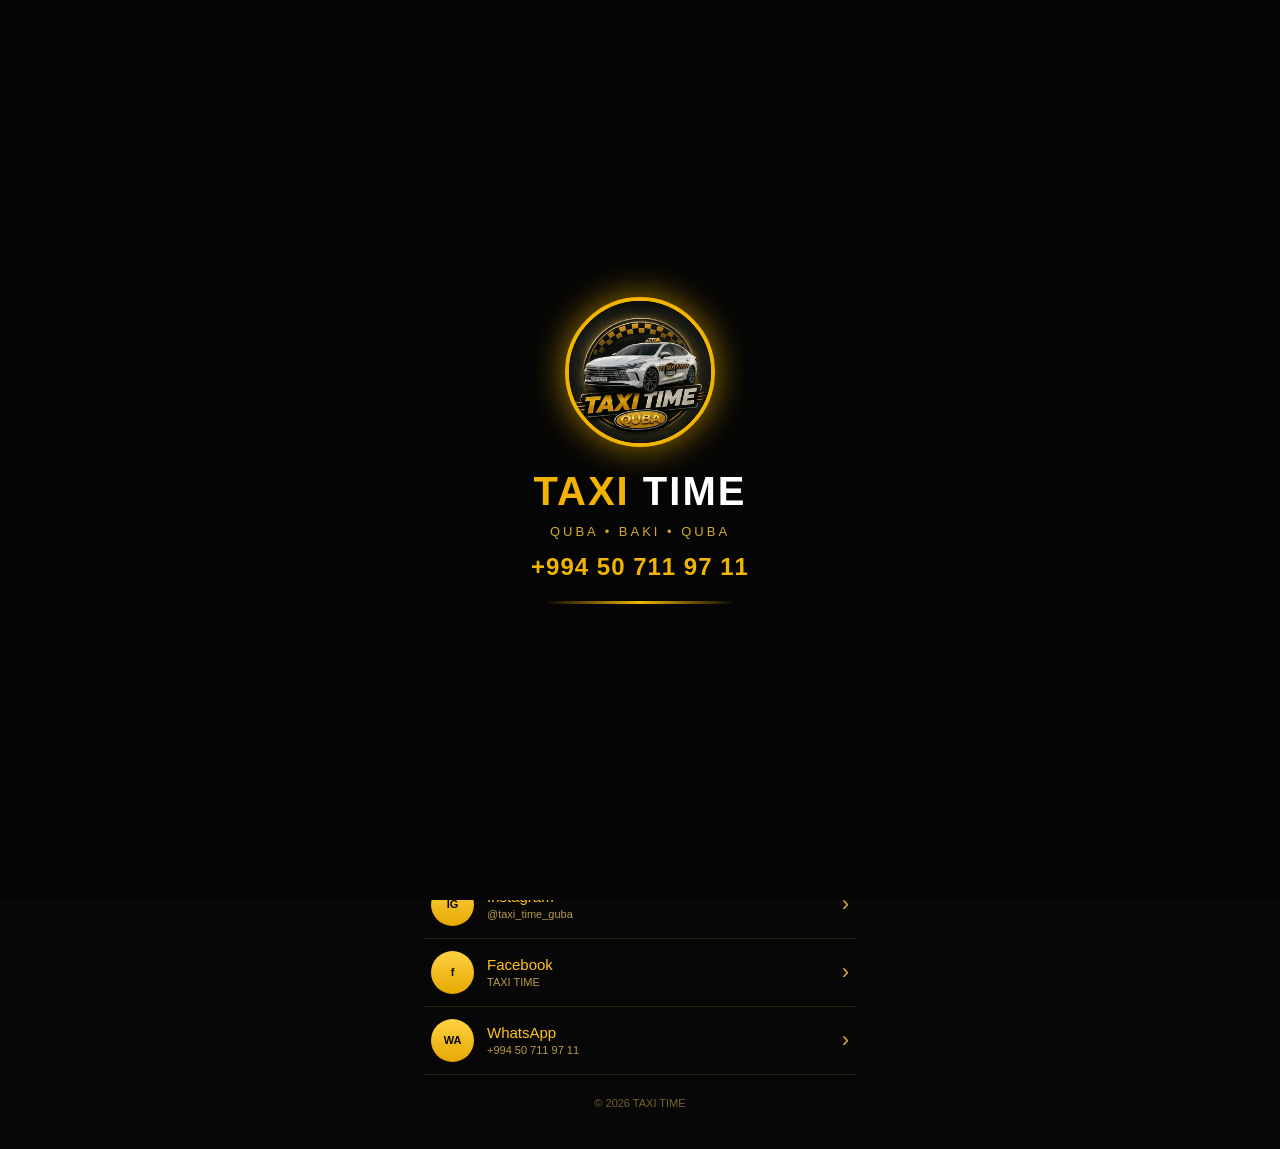
<file: card/index.html>
<!doctype html>
<html lang="az">
<head>
<meta charset="utf-8">
<meta name="viewport" content="width=device-width,initial-scale=1,viewport-fit=cover">
<meta name="theme-color" content="#070707">
<title>TAXI TIME</title>
<style>
:root{
  --gold:#f2b400;
  --gold2:#ffd044;
  --bg:#070707;
  --panel:#111111;
  --line:#2b2412;
}
*{box-sizing:border-box}
html,body{margin:0;padding:0;background:var(--bg);font-family:Arial,Helvetica,sans-serif;color:var(--gold)}
body{min-height:100vh}
.hero{
  width:100%;
  height:245px;
  background:linear-gradient(180deg,#5e4000 0%,#f0aa00 72%,#f2b400 100%);
  text-align:center;
  padding-top:34px;
}
.logo{
  width:116px;height:116px;border-radius:50%;
  border:4px solid var(--gold2);
  background:#111;object-fit:cover;
  box-shadow:0 0 22px rgba(242,180,0,.55)
}
.hero h1{font-size:22px;margin:15px 0 0;color:#111;letter-spacing:.5px}
.wrap{max-width:470px;margin:-20px auto 0;padding:0 18px 40px}
.quick{display:flex;justify-content:center;gap:14px;margin-bottom:14px}
.quick a{
  width:54px;height:54px;border-radius:50%;
  background:linear-gradient(180deg,#ffd44b,#e6a900);
  box-shadow:0 5px 18px rgba(0,0,0,.5);
  display:grid;place-items:center;
  text-decoration:none;color:#090909;
  font-size:22px;border:1px solid #ffdc65
}
.add{
  display:block;background:linear-gradient(180deg,#ffc21a,#f0a900);
  color:#111;text-decoration:none;text-align:center;
  padding:15px;border-radius:4px;font-size:14px;font-weight:700;
  margin:10px 0 20px
}
.tag{
  text-align:center;color:#e4b52f;font-size:13px;
  line-height:1.45;margin:0 0 20px;text-transform:uppercase
}
.info{background:var(--panel);box-shadow:0 4px 18px rgba(0,0,0,.55)}
.row{
  display:flex;align-items:center;gap:14px;
  padding:14px;border-bottom:1px solid var(--line);
  text-decoration:none;color:var(--gold)
}
.row:last-child{border-bottom:0}
.ico{
  flex:0 0 38px;width:38px;height:38px;border-radius:50%;
  background:#191919;display:grid;place-items:center;
  color:var(--gold);font-size:17px
}
.small{font-size:10px;color:#d0a83e;margin-bottom:3px}
.big{font-size:14px;color:#ffc21a}
.social-title{font-size:15px;margin:22px 0 10px;color:#ffc21a}
.social a{
  display:flex;align-items:center;text-decoration:none;color:var(--gold);
  padding:12px 8px;border-bottom:1px solid var(--line);gap:13px
}
.si{
  width:43px;height:43px;border-radius:50%;
  display:grid;place-items:center;
  background:linear-gradient(180deg,#ffd244,#e5a800);
  color:#080808;font-size:11px;font-weight:bold
}
.name{font-size:15px;color:#ffc21a}
.user{font-size:11px;color:#b99a4a;margin-top:3px}
.arrow{margin-left:auto;color:#d3aa36;font-size:22px}
.footer{text-align:center;color:#756430;font-size:11px;margin-top:22px}
@media (max-width:520px){
  .hero{height:225px;padding-top:28px}
  .logo{width:105px;height:105px}
  .wrap{margin-top:-18px}
}

.splash{
  position:fixed; inset:0; z-index:9999;
  background:#050505;
  display:flex; flex-direction:column;
  align-items:center; justify-content:center;
  transition:opacity .45s ease, visibility .45s ease;
}
.splash.hide{opacity:0;visibility:hidden;pointer-events:none}
.splash-logo{
  width:150px;height:150px;border-radius:50%;
  object-fit:cover;
  border:4px solid #f2b400;
  box-shadow:0 0 35px rgba(242,180,0,.65);
  animation:pop .7s ease both;
}
.splash-title{
  margin-top:22px;
  font-size:40px;font-weight:900;letter-spacing:2px;
  color:#fff;
}
.splash-title span{color:#f2b400}
.splash-sub{
  margin-top:10px;
  font-size:13px;
  letter-spacing:3px;
  color:#d6aa31;
}
.splash-line{
  width:190px;height:3px;margin-top:20px;
  background:linear-gradient(90deg,transparent,#f2b400,transparent);
}
.splash-phone{
  margin-top:14px;
  font-size:24px;
  font-weight:700;
  color:#f2b400;
  letter-spacing:1px;
}

@keyframes pop{
  0%{transform:scale(.7);opacity:0}
  100%{transform:scale(1);opacity:1}
}

</style>
</head>
<body>

<div id="splash" class="splash" aria-hidden="true">
  <img class="splash-logo" src="taxitime-logo.png" alt="TAXI TIME">
  <div class="splash-title"><span>TAXI</span> TIME</div>
  <div class="splash-sub">QUBA • BAKI • QUBA</div>
  <div class="splash-phone">+994 50 711 97 11</div>
  <div class="splash-line"></div>
</div>


<section class="hero">
  <img class="logo" src="taxitime-logo.png" alt="TAXI TIME">
  <h1>TAXI TIME</h1>
</section>

<main class="wrap">

  <div class="quick">
    <a href="tel:+994507119711" aria-label="Zəng et">☎</a>
    <a href="https://wa.me/994507119711" aria-label="WhatsApp">💬</a>
  </div>

  <a class="add" href="taxitime.vcf" download>＋ Kontakta əlavə et</a>

  <div class="tag">
    QUBA–BAKI–QUBA və DİGƏR BÖLGƏLƏRƏ SƏRNİŞİN DAŞIMA XİDMƏTİ!
  </div>

  <div class="info">
    <a class="row" href="tel:+994507119711">
      <div class="ico">☎</div>
      <div>
        <div class="small">Telefon / WhatsApp</div>
        <div class="big">+994 50 711 97 11</div>
      </div>
    </a>

    <a class="row" href="mailto:taxitime0711@gmail.com">
      <div class="ico">✉</div>
      <div>
        <div class="small">E-mail</div>
        <div class="big">taxitime0711@gmail.com</div>
      </div>
    </a>

    <a class="row" href="https://taxitime.az/">
      <div class="ico">◎</div>
      <div>
        <div class="small">Vebsayt</div>
        <div class="big">www.taxitime.az</div>
      </div>
    </a>

    <a class="row" href="taxitime.vcf" download>
      <div class="ico">▣</div>
      <div>
        <div class="small">vCard</div>
        <div class="big">TAXI TIME</div>
      </div>
    </a>
  </div>

  <div class="social-title">Bizi burada tapın</div>

  <div class="social">
    <a href="https://www.tiktok.com/@taxitime_az">
      <div class="si">TT</div>
      <div>
        <div class="name">TikTok</div>
        <div class="user">@taxitime_az</div>
      </div>
      <div class="arrow">›</div>
    </a>


    <a href="https://www.youtube.com/@TaxiTimeGUBA">
      <div class="si">YT</div>
      <div>
        <div class="name">YouTube</div>
        <div class="user">@TaxiTimeGUBA</div>
      </div>
      <div class="arrow">›</div>
    </a>

    <a href="https://www.instagram.com/taxi_time_guba/">
      <div class="si">IG</div>
      <div>
        <div class="name">Instagram</div>
        <div class="user">@taxi_time_guba</div>
      </div>
      <div class="arrow">›</div>
    </a>


    <a href="https://www.facebook.com/profile.php?id=61590529763953">
      <div class="si">f</div>
      <div>
        <div class="name">Facebook</div>
        <div class="user">TAXI TIME</div>
      </div>
      <div class="arrow">›</div>
    </a>

    <a href="https://wa.me/994507119711">
      <div class="si">WA</div>
      <div>
        <div class="name">WhatsApp</div>
        <div class="user">+994 50 711 97 11</div>
      </div>
      <div class="arrow">›</div>
    </a>
  </div>

  <div class="footer">© 2026 TAXI TIME</div>
</main>


<script>
window.addEventListener('load', function () {
  setTimeout(function () {
    var s = document.getElementById('splash');
    if (s) s.classList.add('hide');
  }, 1800);
});
</script>

</body>
</html>
</file>
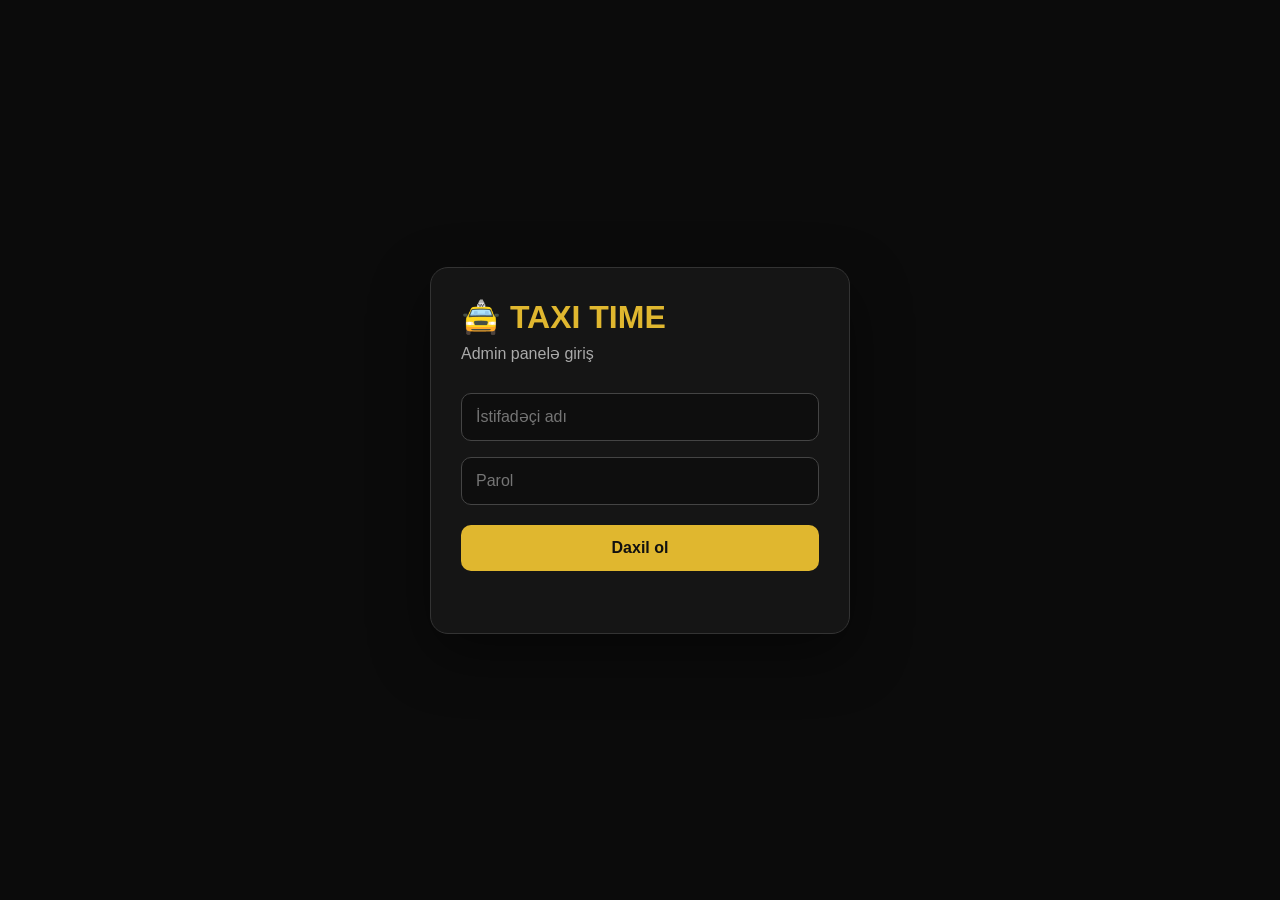
<file: admin.html>
<!DOCTYPE html>
<html lang="az">
<head>
<meta charset="UTF-8">
<meta name="viewport" content="width=device-width, initial-scale=1.0">
<title>TAXI TIME Admin Panel</title>
<link rel="stylesheet" href="admin.css">
<link rel="icon" type="image/x-icon" href="favicon.ico">
<style>
#loginGate{position:fixed;inset:0;background:#0b0b0b;z-index:99999;display:flex;align-items:center;justify-content:center;padding:20px}.login-box{width:min(420px,100%);background:#151515;border:1px solid #333;border-radius:18px;padding:30px;box-shadow:0 20px 60px rgba(0,0,0,.45);color:#fff}.login-box h1{margin:0 0 8px;color:#e0b72f}.login-box p{margin:0 0 22px;color:#aaa}.login-box input{width:100%;box-sizing:border-box;margin:8px 0;padding:14px;border-radius:10px;border:1px solid #444;background:#0e0e0e;color:#fff;font-size:16px}.login-box button{width:100%;margin-top:12px;padding:14px;border:0;border-radius:10px;background:#e0b72f;color:#111;font-weight:800;font-size:16px;cursor:pointer}.login-error{min-height:22px;color:#ff6b6b;margin-top:10px}.admin-layout.locked{display:none}.logout-btn{background:#2a2a2a!important;color:#fff!important;border:1px solid #444!important;margin-left:12px;padding:8px 13px!important;border-radius:8px!important}
.full-car-note{margin:0 0 18px;padding:14px 16px;border:1px solid #e0b72f;border-radius:12px;background:#17140b;color:#eee;line-height:1.55}.full-car-note strong{color:#e0b72f}.full-car-note small{display:block;margin-top:5px;color:#aaa}.tariff-row.full-car-row{align-items:flex-end;gap:10px;flex-wrap:wrap}.tariff-row.full-car-row>div{min-width:145px;flex:1 1 145px}.tariff-row.full-car-row .time-box{min-width:120px;flex:0 1 130px}.tariff-row.full-car-row label{display:block;font-size:12px;margin-bottom:5px}.tariff-row.full-car-row input{width:100%;box-sizing:border-box}.tariff-row.full-car-row .delete{align-self:flex-end}.price-class-title{width:100%;font-weight:800;color:#e0b72f;margin:4px 0 -2px}.price-mode-badge{display:inline-block;margin-left:8px;padding:4px 9px;border-radius:999px;background:#e0b72f;color:#111;font-size:12px;font-weight:900;vertical-align:middle}
.route-toolbar,.baku-toolbar,.baku-location-toolbar{display:flex;gap:10px;align-items:end;flex-wrap:wrap;margin:10px 0 14px}.route-toolbar>div,.baku-toolbar>div,.baku-location-toolbar>div{min-width:190px;flex:1 1 220px}.route-toolbar label,.baku-toolbar label,.baku-location-toolbar label{display:block;font-size:12px;color:#bbb;margin-bottom:5px}.route-toolbar select,.baku-toolbar select,.baku-location-toolbar select,.baku-location-toolbar input{width:100%;box-sizing:border-box;padding:10px 12px;border-radius:8px;border:1px solid #444;background:#0e0e0e;color:#fff}.shared-route-note,.baku-help{margin:8px 0 14px;padding:11px 13px;border:1px solid #3d3d3d;border-radius:10px;background:#101010;color:#cfcfcf;line-height:1.45}.shared-route-note strong,.baku-help strong{color:#e0b72f}.baku-price-grid{display:grid;grid-template-columns:repeat(3,minmax(180px,1fr));gap:10px;margin-top:12px}.baku-price-grid>div{min-width:0}.baku-price-grid label{display:block;font-size:12px;margin-bottom:5px}.baku-price-grid input{width:100%;box-sizing:border-box}.baku-selected-name{font-size:18px;font-weight:900;color:#e0b72f;margin:8px 0 4px}.baku-empty{color:#999;padding:12px 0}.mini-badge{display:inline-block;padding:3px 8px;border-radius:999px;border:1px solid #555;color:#ccc;font-size:11px;margin-left:7px}
@media(max-width:980px){.baku-price-grid{grid-template-columns:1fr 1fr}}
@media(max-width:760px){.tariff-row.full-car-row>div,.tariff-row.full-car-row .time-box{flex:1 1 100%;min-width:100%}.tariff-row.full-car-row .delete{width:100%}}
</style>
</head>
<body>
<div id="loginGate">
  <div class="login-box">
    <h1>🚖 TAXI TIME</h1>
    <p>Admin panelə giriş</p>
    <input id="adminUser" autocomplete="username" placeholder="İstifadəçi adı">
    <input id="adminPass" type="password" autocomplete="current-password" placeholder="Parol">
    <button onclick="adminLogin()">Daxil ol</button>
    <div id="loginError" class="login-error"></div>
  </div>
</div>
<div id="adminLayout" class="admin-layout locked">
<aside class="sidebar">
  <div class="brand"><h2>🚖 TAXI TIME</h2><p>Administrator Panel</p></div>
  <nav>
    <button class="nav-btn active" data-page="company">🏢 Şirkət</button>
    <button class="nav-btn" data-page="prices">💰 Qiymətlər</button>
    <button class="nav-btn" data-page="services">🛠 Xidmətlər</button>
    <button class="nav-btn" data-page="cars">🚗 Avtopark</button>
    <button class="nav-btn" data-page="gallery">🖼️ Qalereya</button>
    <button class="nav-btn" data-page="reviews">⭐ Rəylər</button>
    <button class="nav-btn" data-page="settings">⚙️ Parametrlər</button>
  </nav>
</aside>
<main class="content">
<header class="topbar"><div><h1>TAXI TIME ADMIN PANEL</h1><small>Secure Worker Connected • Full Car Unified Pricing</small></div><button class="logout-btn" onclick="adminLogout()">Çıxış</button></header>
<section id="company" class="page active-page"><div class="card"><h2>🏢 Şirkət Məlumatları</h2><input id="companyName" placeholder="Şirkət adı"><input id="city" placeholder="Şəhər"><input id="phone" placeholder="Telefon"><input id="whatsapp" placeholder="WhatsApp"><div class="actions"><button class="save" onclick="saveData()">💾 Yadda saxla</button></div></div></section>
<section id="prices" class="page">
  <div class="card">
    <h2>🚕 Tam maşın — vahid qiymətlər <span class="price-mode-badge">VAHİD TARİF</span></h2>
    <div class="full-car-note"><strong>Sərnişin sayı və oturacaq qiyməti yoxdur.</strong> Aşağıdakı hər məbləğ bir tam avtomobil üçündür. Standart, Comfort və VIP üçün Tək gediş və Gediş-dönüş qiymətini ayrıca yazın.<small>Məsələn: Standart Tək gediş = 60 yazılıbsa, sifarişin yekun qiyməti 60 AZN-dir; adam sayına vurulmur.</small></div>
  </div>
  <div class="card">
    <h2 id="sharedRouteTitle">💰 Quba → Bakı — Tam maşın tarifləri</h2>
    <div class="route-toolbar"><div><label>İstiqamət</label><select id="sharedRouteDirection" onchange="changeSharedRouteDirection()"><option value="quba_baki">Quba → Bakı</option><option value="baki_quba">Bakı → Quba</option></select></div></div>
    <div class="shared-route-note"><strong>Qiymət və saat hər iki istiqamət üçün eynidir.</strong> İstiqaməti dəyişəndə yalnız başlıq dəyişir; tariflər ayrıca təkrarlanmır.</div>
    <div id="qubaBakiSlots"></div>
    <div class="actions"><button class="add" onclick="addSharedRouteSlot()">➕ Saat aralığı əlavə et</button><button class="save" onclick="saveData()">💾 Yadda saxla</button></div>
  </div>
  <div class="card">
    <h2>🏙️ Bakı rayonları, qəsəbə və küçələr — Tam maşın qiymətləri</h2>
    <div class="baku-help"><strong>Bakı ünvan qiyməti baza Quba ↔ Bakı tarifindən üstündür.</strong> Seçilmiş qəsəbə/məhəllə/küçə üçün qiymət yazılmayıbsa baza tarif işləyir.</div>
    <div class="baku-toolbar">
      <div><label>Bakı rayonu</label><select id="bakuDistrictSelect" onchange="selectBakuDistrict()"></select></div>
      <div><label>Mövcud qəsəbə / küçə</label><select id="bakuLocationSelect" onchange="selectBakuLocation()"></select></div>
      <button class="delete" onclick="deleteSelectedBakuLocation()">🗑️ Ünvanı sil</button>
    </div>
    <div class="baku-location-toolbar">
      <div><label>Yeni ünvan növü</label><select id="bakuLocationType"><option>Qəsəbə</option><option>Məhəllə</option><option>Küçə</option><option>Prospekt</option><option>Şosse</option><option>Mikrorayon</option><option>Digər</option></select></div>
      <div><label>Qəsəbə / küçə adı</label><input id="newBakuLocationName" placeholder="Məs: Bakıxanov qəsəbəsi və ya Babək prospekti"></div>
      <button class="add" onclick="addBakuLocation()">➕ Ünvan əlavə et</button>
    </div>
    <div id="bakuLocationEditor"></div>
    <div class="actions"><button class="save" onclick="saveData()">💾 Yadda saxla</button></div>
  </div>
  <div class="card"><h2>🌍 Rayon — Tam maşın qiymətləri</h2><div class="region-picker"><select id="regionSelect" onchange="selectRegion()"></select><button class="add" onclick="addRegion()">➕ Rayon əlavə et</button><button class="delete" onclick="deleteSelectedRegion()">🗑️ Rayon sil</button></div><div id="regionSlots"></div><div class="actions"><button class="add" onclick="addRegionSlot()">➕ Saat aralığı əlavə et</button><button class="save" onclick="saveData()">💾 Yadda saxla</button></div></div>
</section>
<section id="services" class="page"><div class="card"><h2>🛠 Xidmətlər</h2><div id="servicesList"></div><div class="actions"><button class="add" onclick="addService()">➕ Əlavə et</button><button class="save" onclick="saveData()">💾 Yadda saxla</button></div></div></section>
<section id="cars" class="page"><div class="card"><h2>🚗 Avtomobillər</h2><div id="carsList"></div><div class="actions"><button class="add" onclick="addCar()">➕ Əlavə et</button><button class="save" onclick="saveData()">💾 Yadda saxla</button></div></div></section>
<section id="gallery" class="page"><div class="card"><h2>🖼️ Qalereya</h2><div id="galleryList"></div><div class="actions"><button class="add" onclick="addGallery()">➕ Əlavə et</button><button class="save" onclick="saveData()">💾 Yadda saxla</button></div></div></section>
<section id="reviews" class="page"><div class="card"><h2>⭐ Müştəri Rəyləri</h2><div id="reviewsList"></div><div class="actions"><button class="add" onclick="addReview()">➕ Əlavə et</button><button class="save" onclick="saveData()">💾 Yadda saxla</button></div></div></section>
<section id="settings" class="page"><div class="card"><h2>⚙️ Parametrlər</h2><p>Parametrlər bölməsi.</p><div class="actions"><button class="save" onclick="saveData()">💾 Yadda saxla</button></div></div></section>
</main>
</div>
<script src="admin.js?v=fullcar-unified-baku-locations-2"></script>
</body>
</html>
</file>
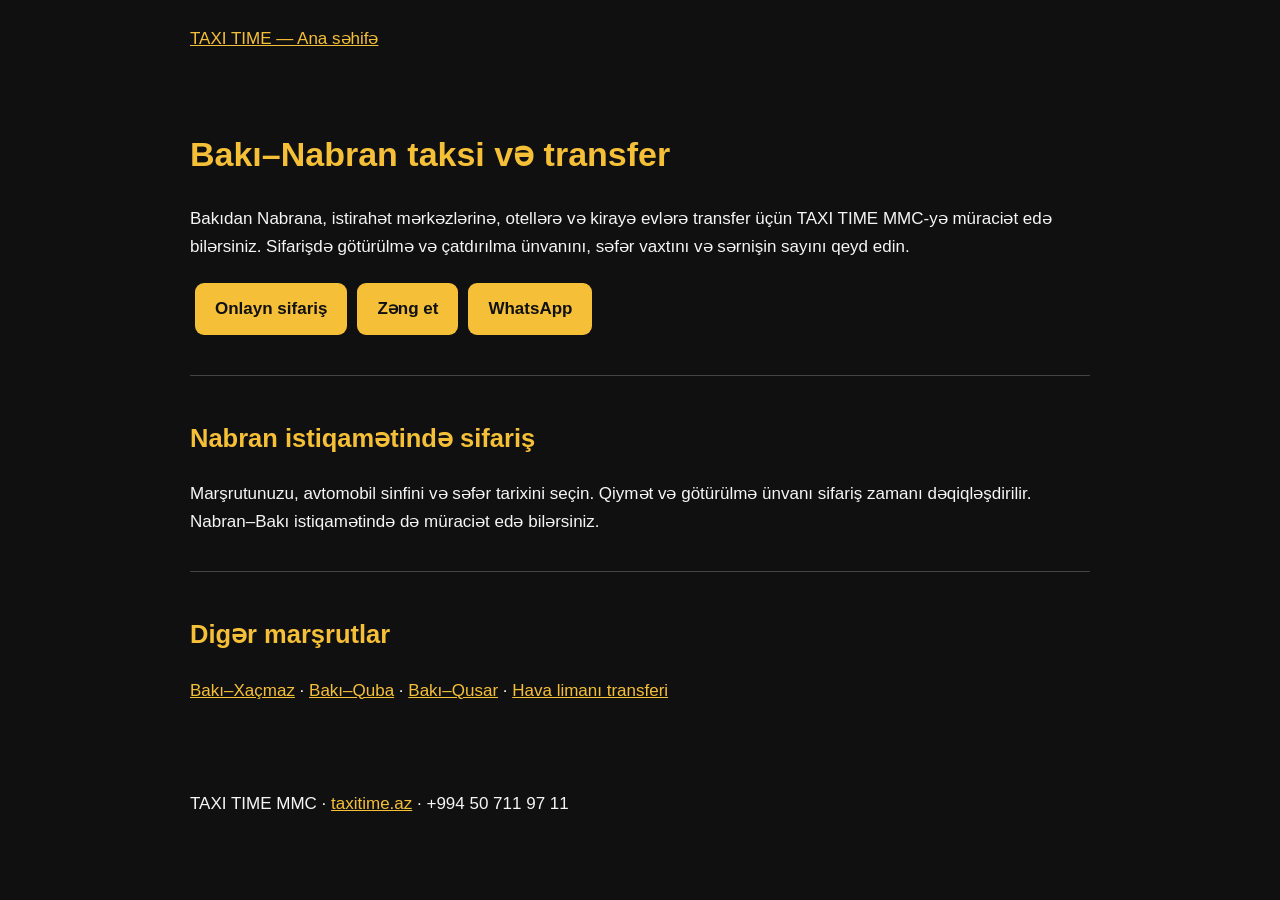
<file: baki-nabran-taksi.html>
<!doctype html>
<html lang="az"><head><meta charset="utf-8"><meta name="viewport" content="width=device-width,initial-scale=1">
<title>Bakı–Nabran Taksi və Transfer | TAXI TIME</title>
<meta name="description" content="Bakıdan Nabrana və Nabran istiqamətində taksi, istirahət məkanlarına şəhərlərarası transfer sifarişi. TAXI TIME MMC ilə onlayn sifariş və əlaqə.">
<link rel="canonical" href="https://taxitime.az/baki-nabran-taksi.html"><meta name="robots" content="index,follow,max-image-preview:large">
<meta property="og:type" content="website"><meta property="og:locale" content="az_AZ"><meta property="og:title" content="Bakı–Nabran Taksi və Transfer | TAXI TIME"><meta property="og:url" content="https://taxitime.az/baki-nabran-taksi.html"><meta property="og:image" content="https://taxitime.az/logo.png">
<script type="application/ld+json">{"@context":"https://schema.org","@type":"Service","@id":"https://taxitime.az/baki-nabran-taksi.html#service","name":"Bakı–Nabran taksi və transfer","serviceType":"Şəhərlərarası sərnişin transferi","provider":{"@id":"https://taxitime.az/#taxi-service"},"areaServed":[{"@type":"Place","name":"Bakı"},{"@type":"Place","name":"Nabran"}],"url":"https://taxitime.az/baki-nabran-taksi.html"}</script>
<style>body{margin:0;background:#101010;color:#f5f5f5;font:17px/1.65 Arial,sans-serif}header,main,footer{max-width:900px;margin:auto;padding:25px}a{color:#f5bf37}h1,h2{color:#f5bf37}.cta{display:inline-block;background:#f5bf37;color:#111;padding:12px 20px;border-radius:9px;text-decoration:none;font-weight:bold;margin:5px}section{margin:35px 0;border-top:1px solid #444;padding-top:20px}</style></head>
<body><header><a href="/">TAXI TIME — Ana səhifə</a></header><main><h1>Bakı–Nabran taksi və transfer</h1><p>Bakıdan Nabrana, istirahət mərkəzlərinə, otellərə və kirayə evlərə transfer üçün TAXI TIME MMC-yə müraciət edə bilərsiniz. Sifarişdə götürülmə və çatdırılma ünvanını, səfər vaxtını və sərnişin sayını qeyd edin.</p>
<a class="cta" href="/#order">Onlayn sifariş</a><a class="cta" href="tel:+994507119711">Zəng et</a><a class="cta" href="https://wa.me/994507119711">WhatsApp</a>
<section><h2>Nabran istiqamətində sifariş</h2><p>Marşrutunuzu, avtomobil sinfini və səfər tarixini seçin. Qiymət və götürülmə ünvanı sifariş zamanı dəqiqləşdirilir. Nabran–Bakı istiqamətində də müraciət edə bilərsiniz.</p></section>
<section><h2>Digər marşrutlar</h2><p><a href="/baki-xacmaz-taksi.html">Bakı–Xaçmaz</a> · <a href="/baki-quba-taksi.html">Bakı–Quba</a> · <a href="/baki-qusar-taksi.html">Bakı–Qusar</a> · <a href="/hava-limani-transfer.html">Hava limanı transferi</a></p></section>
</main><footer>TAXI TIME MMC · <a href="/">taxitime.az</a> · +994 50 711 97 11</footer></body></html>
</file>
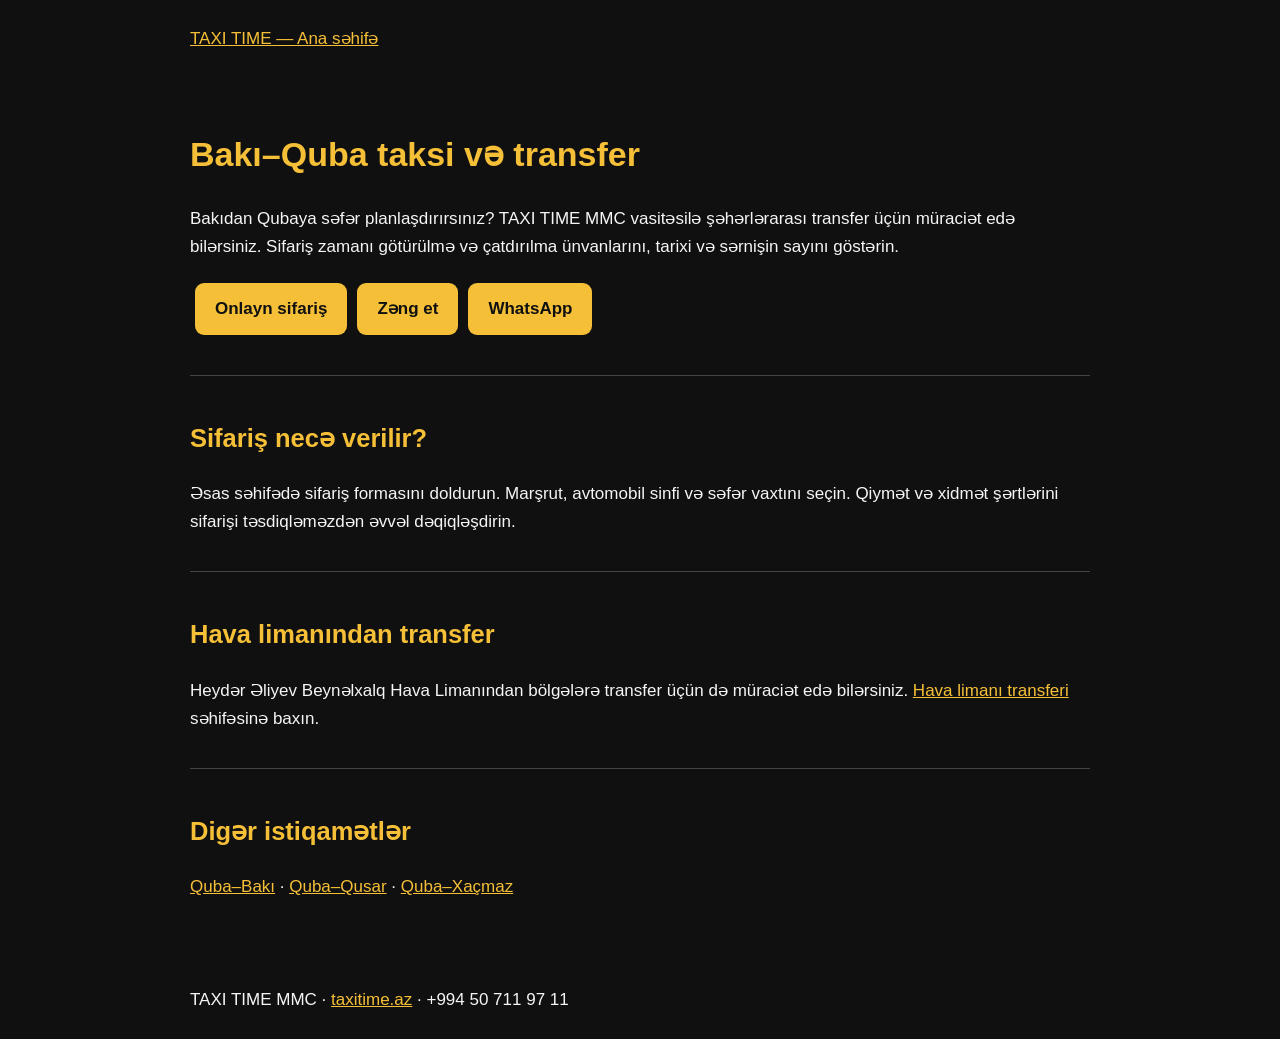
<file: baki-quba-taksi.html>
<!doctype html>
<html lang="az"><head><meta charset="utf-8"><meta name="viewport" content="width=device-width,initial-scale=1">
<title>Bakı–Quba Taksi və Transfer | TAXI TIME</title>
<meta name="description" content="Bakıdan Qubaya taksi və şəhərlərarası transfer sifarişi. TAXI TIME MMC ilə marşrut və avtomobil seçimi, onlayn sifariş və əlaqə.">
<link rel="canonical" href="https://taxitime.az/baki-quba-taksi.html"><meta name="robots" content="index,follow,max-image-preview:large">
<meta property="og:type" content="website"><meta property="og:locale" content="az_AZ"><meta property="og:title" content="Bakı–Quba Taksi və Transfer | TAXI TIME"><meta property="og:url" content="https://taxitime.az/baki-quba-taksi.html"><meta property="og:image" content="https://taxitime.az/logo.png">
<script type="application/ld+json">{"@context":"https://schema.org","@type":"Service","@id":"https://taxitime.az/baki-quba-taksi.html#service","name":"Bakı–Quba taksi və transfer","serviceType":"Şəhərlərarası sərnişin transferi","provider":{"@id":"https://taxitime.az/#taxi-service"},"areaServed":[{"@type":"Place","name":"Bakı"},{"@type":"Place","name":"Quba"}],"url":"https://taxitime.az/baki-quba-taksi.html"}</script>
<style>body{margin:0;background:#101010;color:#f5f5f5;font:17px/1.65 Arial,sans-serif}header,main,footer{max-width:900px;margin:auto;padding:25px}a{color:#f5bf37}h1,h2{color:#f5bf37}.cta{display:inline-block;background:#f5bf37;color:#111;padding:12px 20px;border-radius:9px;text-decoration:none;font-weight:bold;margin:5px}section{margin:35px 0;border-top:1px solid #444;padding-top:20px}</style></head>
<body><header><a href="/">TAXI TIME — Ana səhifə</a></header><main>
<h1>Bakı–Quba taksi və transfer</h1><p>Bakıdan Qubaya səfər planlaşdırırsınız? TAXI TIME MMC vasitəsilə şəhərlərarası transfer üçün müraciət edə bilərsiniz. Sifariş zamanı götürülmə və çatdırılma ünvanlarını, tarixi və sərnişin sayını göstərin.</p>
<a class="cta" href="/#order">Onlayn sifariş</a><a class="cta" href="tel:+994507119711">Zəng et</a><a class="cta" href="https://wa.me/994507119711">WhatsApp</a>
<section><h2>Sifariş necə verilir?</h2><p>Əsas səhifədə sifariş formasını doldurun. Marşrut, avtomobil sinfi və səfər vaxtını seçin. Qiymət və xidmət şərtlərini sifarişi təsdiqləməzdən əvvəl dəqiqləşdirin.</p></section>
<section><h2>Hava limanından transfer</h2><p>Heydər Əliyev Beynəlxalq Hava Limanından bölgələrə transfer üçün də müraciət edə bilərsiniz. <a href="/hava-limani-transfer.html">Hava limanı transferi</a> səhifəsinə baxın.</p></section>
<section><h2>Digər istiqamətlər</h2><p><a href="/quba-baki-taksi.html">Quba–Bakı</a> · <a href="/quba-qusar-taksi.html">Quba–Qusar</a> · <a href="/quba-xacmaz-taksi.html">Quba–Xaçmaz</a></p></section>
</main><footer>TAXI TIME MMC · <a href="/">taxitime.az</a> · +994 50 711 97 11</footer></body></html>
</file>
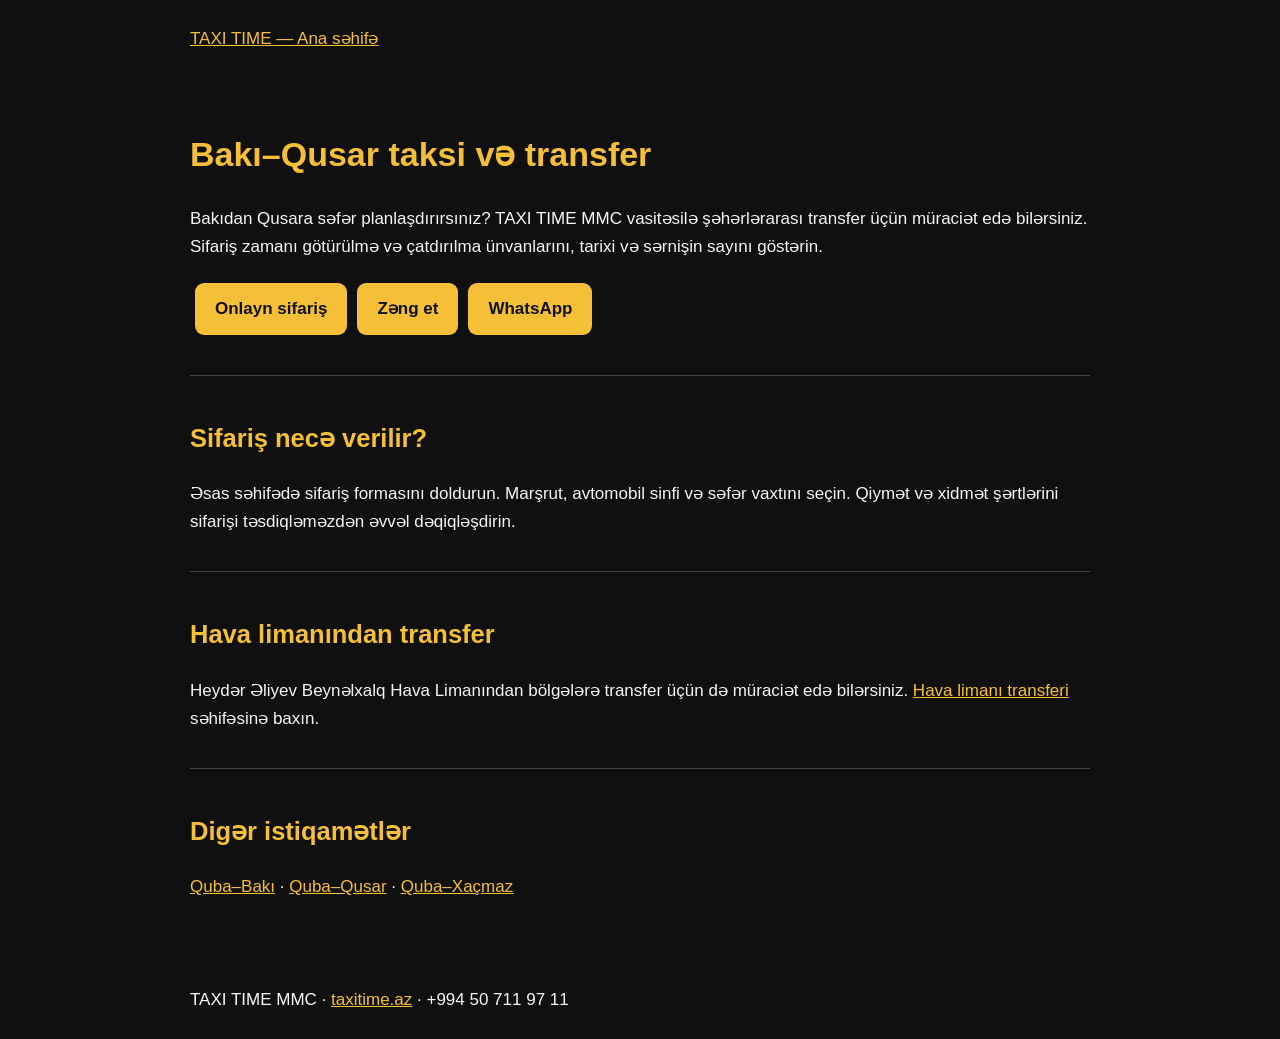
<file: baki-qusar-taksi.html>
<!doctype html>
<html lang="az"><head><meta charset="utf-8"><meta name="viewport" content="width=device-width,initial-scale=1">
<title>Bakı–Qusar Taksi və Transfer | TAXI TIME</title>
<meta name="description" content="Bakıdan Qusara taksi və şəhərlərarası transfer sifarişi. TAXI TIME MMC ilə marşrut və avtomobil seçimi, onlayn sifariş və əlaqə.">
<link rel="canonical" href="https://taxitime.az/baki-qusar-taksi.html"><meta name="robots" content="index,follow,max-image-preview:large">
<meta property="og:type" content="website"><meta property="og:locale" content="az_AZ"><meta property="og:title" content="Bakı–Qusar Taksi və Transfer | TAXI TIME"><meta property="og:url" content="https://taxitime.az/baki-qusar-taksi.html"><meta property="og:image" content="https://taxitime.az/logo.png">
<script type="application/ld+json">{"@context":"https://schema.org","@type":"Service","@id":"https://taxitime.az/baki-qusar-taksi.html#service","name":"Bakı–Qusar taksi və transfer","serviceType":"Şəhərlərarası sərnişin transferi","provider":{"@id":"https://taxitime.az/#taxi-service"},"areaServed":[{"@type":"Place","name":"Bakı"},{"@type":"Place","name":"Qusar"}],"url":"https://taxitime.az/baki-qusar-taksi.html"}</script>
<style>body{margin:0;background:#101010;color:#f5f5f5;font:17px/1.65 Arial,sans-serif}header,main,footer{max-width:900px;margin:auto;padding:25px}a{color:#f5bf37}h1,h2{color:#f5bf37}.cta{display:inline-block;background:#f5bf37;color:#111;padding:12px 20px;border-radius:9px;text-decoration:none;font-weight:bold;margin:5px}section{margin:35px 0;border-top:1px solid #444;padding-top:20px}</style></head>
<body><header><a href="/">TAXI TIME — Ana səhifə</a></header><main>
<h1>Bakı–Qusar taksi və transfer</h1><p>Bakıdan Qusara səfər planlaşdırırsınız? TAXI TIME MMC vasitəsilə şəhərlərarası transfer üçün müraciət edə bilərsiniz. Sifariş zamanı götürülmə və çatdırılma ünvanlarını, tarixi və sərnişin sayını göstərin.</p>
<a class="cta" href="/#order">Onlayn sifariş</a><a class="cta" href="tel:+994507119711">Zəng et</a><a class="cta" href="https://wa.me/994507119711">WhatsApp</a>
<section><h2>Sifariş necə verilir?</h2><p>Əsas səhifədə sifariş formasını doldurun. Marşrut, avtomobil sinfi və səfər vaxtını seçin. Qiymət və xidmət şərtlərini sifarişi təsdiqləməzdən əvvəl dəqiqləşdirin.</p></section>
<section><h2>Hava limanından transfer</h2><p>Heydər Əliyev Beynəlxalq Hava Limanından bölgələrə transfer üçün də müraciət edə bilərsiniz. <a href="/hava-limani-transfer.html">Hava limanı transferi</a> səhifəsinə baxın.</p></section>
<section><h2>Digər istiqamətlər</h2><p><a href="/quba-baki-taksi.html">Quba–Bakı</a> · <a href="/quba-qusar-taksi.html">Quba–Qusar</a> · <a href="/quba-xacmaz-taksi.html">Quba–Xaçmaz</a></p></section>
</main><footer>TAXI TIME MMC · <a href="/">taxitime.az</a> · +994 50 711 97 11</footer></body></html>
</file>
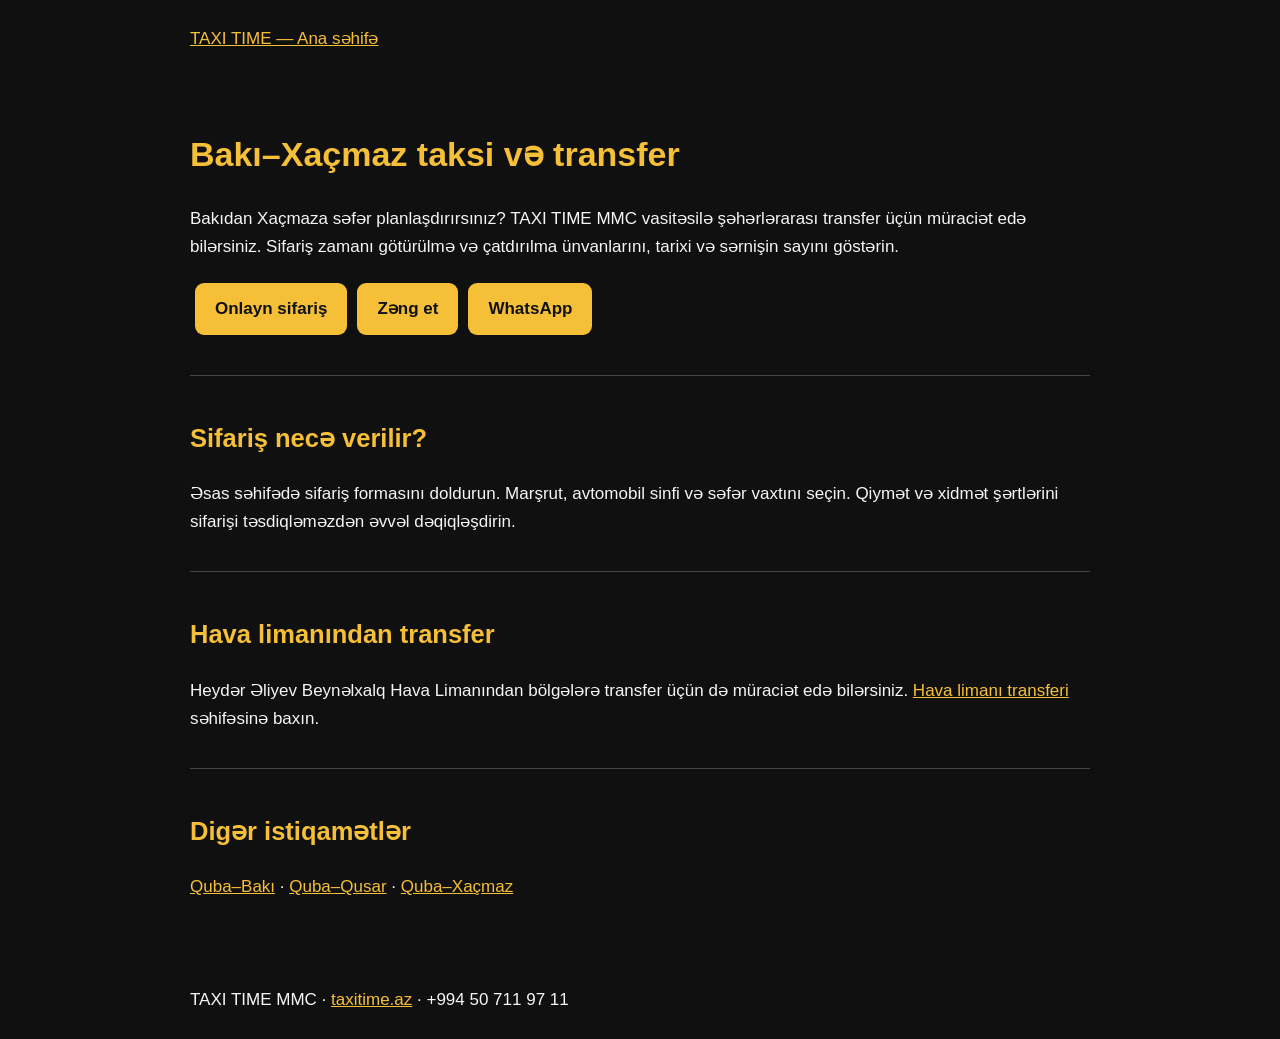
<file: baki-xacmaz-taksi.html>
<!doctype html>
<html lang="az"><head><meta charset="utf-8"><meta name="viewport" content="width=device-width,initial-scale=1">
<title>Bakı–Xaçmaz Taksi və Transfer | TAXI TIME</title>
<meta name="description" content="Bakıdan Xaçmaza taksi və şəhərlərarası transfer sifarişi. TAXI TIME MMC ilə marşrut və avtomobil seçimi, onlayn sifariş və əlaqə.">
<link rel="canonical" href="https://taxitime.az/baki-xacmaz-taksi.html"><meta name="robots" content="index,follow,max-image-preview:large">
<meta property="og:type" content="website"><meta property="og:locale" content="az_AZ"><meta property="og:title" content="Bakı–Xaçmaz Taksi və Transfer | TAXI TIME"><meta property="og:url" content="https://taxitime.az/baki-xacmaz-taksi.html"><meta property="og:image" content="https://taxitime.az/logo.png">
<script type="application/ld+json">{"@context":"https://schema.org","@type":"Service","@id":"https://taxitime.az/baki-xacmaz-taksi.html#service","name":"Bakı–Xaçmaz taksi və transfer","serviceType":"Şəhərlərarası sərnişin transferi","provider":{"@id":"https://taxitime.az/#taxi-service"},"areaServed":[{"@type":"Place","name":"Bakı"},{"@type":"Place","name":"Xaçmaz"}],"url":"https://taxitime.az/baki-xacmaz-taksi.html"}</script>
<style>body{margin:0;background:#101010;color:#f5f5f5;font:17px/1.65 Arial,sans-serif}header,main,footer{max-width:900px;margin:auto;padding:25px}a{color:#f5bf37}h1,h2{color:#f5bf37}.cta{display:inline-block;background:#f5bf37;color:#111;padding:12px 20px;border-radius:9px;text-decoration:none;font-weight:bold;margin:5px}section{margin:35px 0;border-top:1px solid #444;padding-top:20px}</style></head>
<body><header><a href="/">TAXI TIME — Ana səhifə</a></header><main>
<h1>Bakı–Xaçmaz taksi və transfer</h1><p>Bakıdan Xaçmaza səfər planlaşdırırsınız? TAXI TIME MMC vasitəsilə şəhərlərarası transfer üçün müraciət edə bilərsiniz. Sifariş zamanı götürülmə və çatdırılma ünvanlarını, tarixi və sərnişin sayını göstərin.</p>
<a class="cta" href="/#order">Onlayn sifariş</a><a class="cta" href="tel:+994507119711">Zəng et</a><a class="cta" href="https://wa.me/994507119711">WhatsApp</a>
<section><h2>Sifariş necə verilir?</h2><p>Əsas səhifədə sifariş formasını doldurun. Marşrut, avtomobil sinfi və səfər vaxtını seçin. Qiymət və xidmət şərtlərini sifarişi təsdiqləməzdən əvvəl dəqiqləşdirin.</p></section>
<section><h2>Hava limanından transfer</h2><p>Heydər Əliyev Beynəlxalq Hava Limanından bölgələrə transfer üçün də müraciət edə bilərsiniz. <a href="/hava-limani-transfer.html">Hava limanı transferi</a> səhifəsinə baxın.</p></section>
<section><h2>Digər istiqamətlər</h2><p><a href="/quba-baki-taksi.html">Quba–Bakı</a> · <a href="/quba-qusar-taksi.html">Quba–Qusar</a> · <a href="/quba-xacmaz-taksi.html">Quba–Xaçmaz</a></p></section>
</main><footer>TAXI TIME MMC · <a href="/">taxitime.az</a> · +994 50 711 97 11</footer></body></html>
</file>
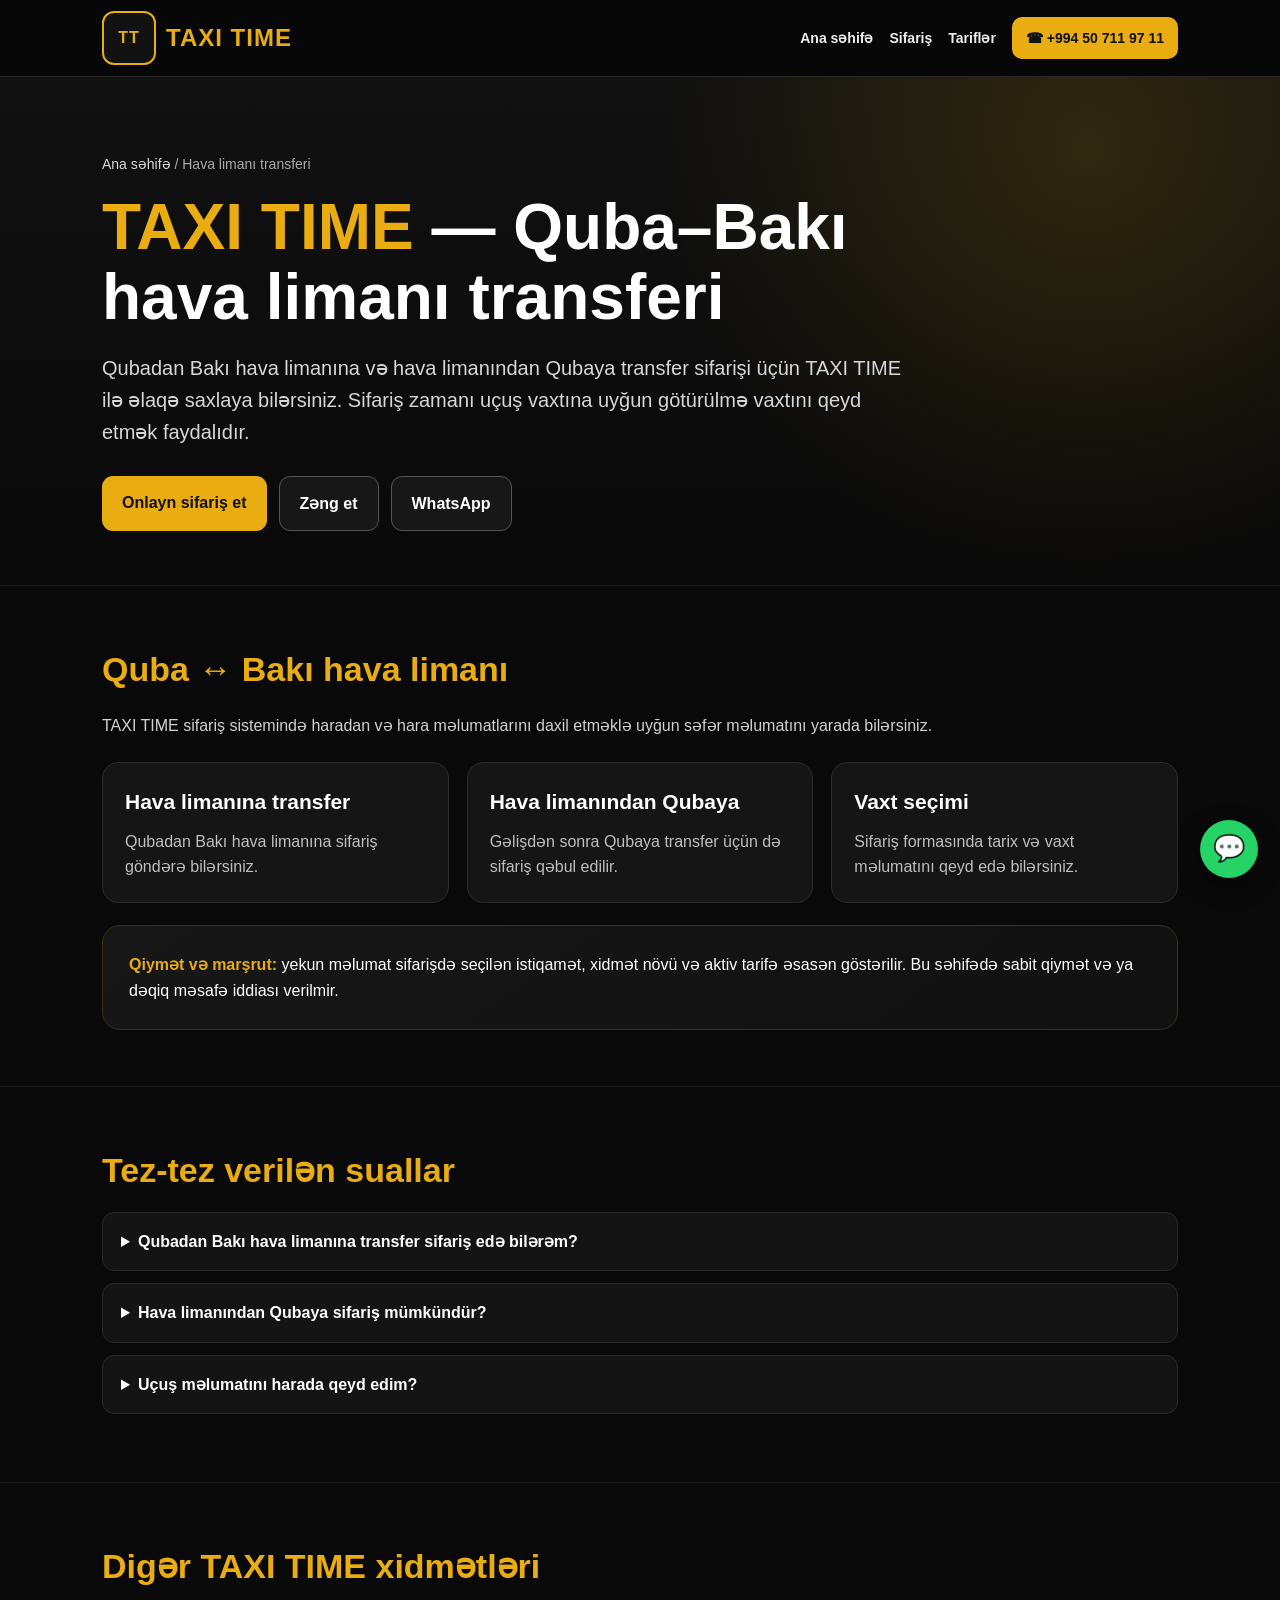
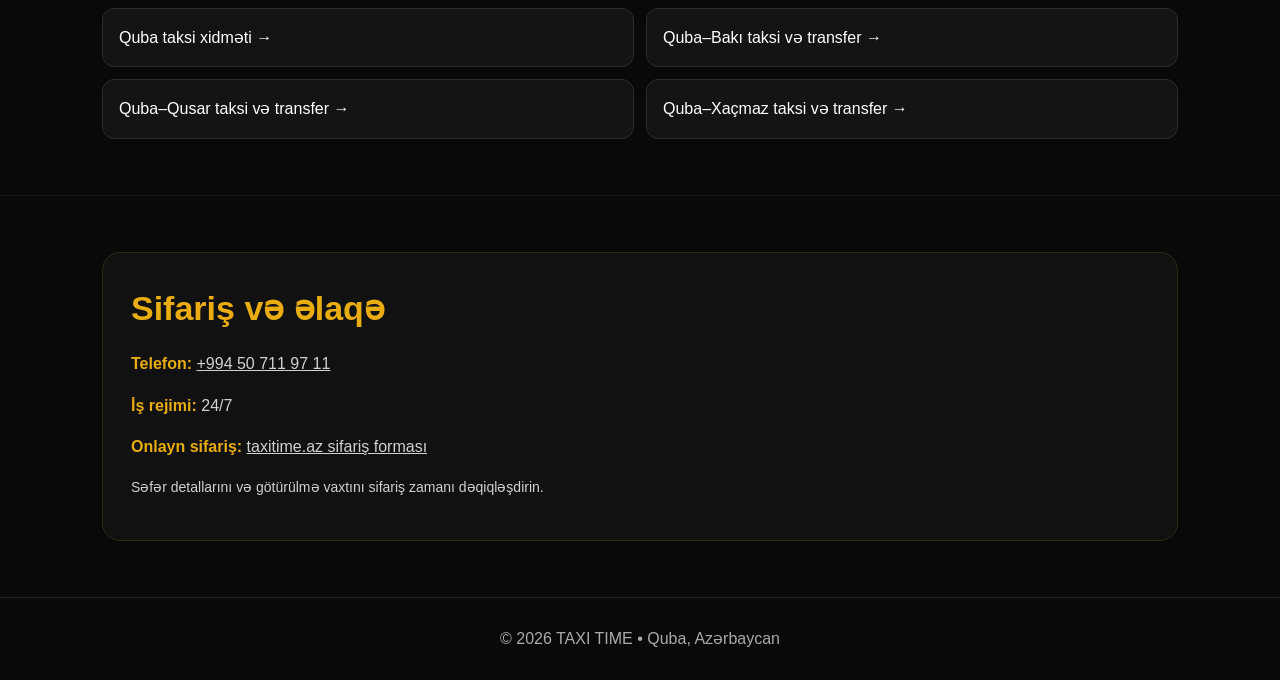
<file: hava-limani-transfer.html>
<!doctype html>
<html lang="az">
<head>
<meta charset="utf-8">
<meta name="viewport" content="width=device-width,initial-scale=1">
<title>Hava Limanı Transferi | Quba–Bakı | TAXI TIME</title>
<meta name="description" content="Quba ilə Bakı hava limanı arasında 24/7 transfer sifarişi. TAXI TIME ilə hava limanına və hava limanından Qubaya onlayn sifariş.">
<link rel="canonical" href="https://taxitime.az/hava-limani-transfer.html">
<link rel="alternate" hreflang="az-AZ" href="https://taxitime.az/hava-limani-transfer.html">
<meta name="robots" content="index,follow,max-image-preview:large,max-snippet:-1,max-video-preview:-1">
<meta name="theme-color" content="#090909">
<meta property="og:type" content="website">
<meta property="og:locale" content="az_AZ">
<meta property="og:site_name" content="TAXI TIME">
<meta property="og:title" content="Hava Limanı Transferi | Quba–Bakı | TAXI TIME">
<meta property="og:description" content="Quba ilə Bakı hava limanı arasında 24/7 transfer sifarişi. TAXI TIME ilə hava limanına və hava limanından Qubaya onlayn sifariş.">
<meta property="og:url" content="https://taxitime.az/hava-limani-transfer.html">
<meta property="og:image" content="https://taxitime.az/car.png">
<meta name="twitter:card" content="summary_large_image">
<meta name="twitter:title" content="Hava Limanı Transferi | Quba–Bakı | TAXI TIME">
<meta name="twitter:description" content="Quba ilə Bakı hava limanı arasında 24/7 transfer sifarişi. TAXI TIME ilə hava limanına və hava limanından Qubaya onlayn sifariş.">
<style>
:root{--gold:#e9ad12;--gold2:#f5bd25;--black:#090909;--card:#151515;--muted:#bcbcbc;--line:#2b2b2b;--white:#fff}
*{box-sizing:border-box}html{scroll-behavior:smooth}body{margin:0;background:var(--black);color:var(--white);font-family:Arial,Helvetica,sans-serif;line-height:1.6}
a{color:inherit}.wrap{max-width:1120px;margin:0 auto;padding:0 22px}.topbar{position:sticky;top:0;z-index:20;background:rgba(8,8,8,.96);border-bottom:1px solid #282828;backdrop-filter:blur(8px)}.topbar .wrap{display:flex;align-items:center;justify-content:space-between;gap:18px;min-height:76px}.brand{display:flex;align-items:center;gap:12px;text-decoration:none}.brand img{width:54px;height:54px;object-fit:contain;border-radius:10px}.brand strong{font-size:24px;letter-spacing:1px;color:var(--gold)}.nav{display:flex;flex-wrap:wrap;gap:16px;align-items:center}.nav a{text-decoration:none;color:#eee;font-weight:700;font-size:14px}.nav a:hover{color:var(--gold)}.phone{background:var(--gold);color:#111!important;padding:10px 14px;border-radius:10px}.hero{padding:76px 0 54px;background:radial-gradient(circle at 85% 15%,rgba(233,173,18,.15),transparent 36%),linear-gradient(180deg,#111,#090909)}.crumbs{font-size:14px;color:#aaa;margin-bottom:18px}.crumbs a{color:#d9d9d9;text-decoration:none}.hero h1{font-size:clamp(34px,6vw,64px);line-height:1.08;margin:0 0 20px;max-width:900px}.hero h1 span{color:var(--gold)}.lead{font-size:20px;color:#d7d7d7;max-width:800px;margin-bottom:28px}.cta-row{display:flex;gap:12px;flex-wrap:wrap}.btn{display:inline-block;text-decoration:none;font-weight:800;border-radius:11px;padding:14px 20px}.btn.primary{background:var(--gold);color:#111}.btn.secondary{border:1px solid #555;background:#171717}.section{padding:56px 0;border-top:1px solid #171717}.section h2{font-size:34px;margin:0 0 14px;color:var(--gold)}.section p{color:#d1d1d1}.grid{display:grid;grid-template-columns:repeat(3,minmax(0,1fr));gap:18px;margin-top:24px}.card{background:var(--card);border:1px solid var(--line);border-radius:16px;padding:22px}.card h3{margin:0 0 10px;font-size:21px}.card p{margin:0;color:#bfbfbf}.route-box{background:linear-gradient(145deg,#171717,#111);border:1px solid #3b321a;border-radius:18px;padding:26px;margin-top:22px}.route-box strong{color:var(--gold)}.faq details{background:#141414;border:1px solid #2a2a2a;border-radius:12px;padding:16px 18px;margin:12px 0}.faq summary{cursor:pointer;font-weight:800}.faq p{margin:12px 0 0}.links{display:grid;grid-template-columns:repeat(2,minmax(0,1fr));gap:12px}.links a{display:block;background:#141414;border:1px solid #2b2b2b;padding:16px;border-radius:12px;text-decoration:none}.links a:hover{border-color:var(--gold);color:var(--gold)}.contact{background:#111;border:1px solid #302816;border-radius:18px;padding:28px}.contact strong{color:var(--gold)}footer{border-top:1px solid #222;padding:28px 0;color:#aaa;text-align:center}.small{font-size:14px;color:#aaa}.notice{padding:12px 14px;border-left:4px solid var(--gold);background:#15130d;border-radius:8px;color:#ddd}.wa{position:fixed;right:22px;bottom:22px;width:58px;height:58px;border-radius:50%;background:#25d366;color:#fff;text-decoration:none;display:grid;place-items:center;font-size:26px;box-shadow:0 8px 25px rgba(0,0,0,.35)}
@media(max-width:820px){.topbar .wrap{align-items:flex-start;padding-top:12px;padding-bottom:12px}.nav{justify-content:flex-end}.brand strong{font-size:19px}.grid{grid-template-columns:1fr}.links{grid-template-columns:1fr}.hero{padding-top:50px}.section{padding:42px 0}.phone{padding:8px 10px}}

.brandtext{gap:10px}.brandmark{width:54px;height:54px;display:grid;place-items:center;border:2px solid var(--gold);border-radius:12px;color:var(--gold);font-weight:900;letter-spacing:1px;background:#121212}
</style>
<script type="application/ld+json">{"@context":"https://schema.org","@graph":[{"@type":"BreadcrumbList","itemListElement":[{"@type":"ListItem","position":1,"name":"TAXI TIME","item":"https://taxitime.az/"},{"@type":"ListItem","position":2,"name":"Hava limanı transferi","item":"https://taxitime.az/hava-limani-transfer.html"}]},{"@type":"Service","@id":"https://taxitime.az/hava-limani-transfer.html#service","name":"Hava limanı transferi","url":"https://taxitime.az/hava-limani-transfer.html","description":"Quba ilə Bakı hava limanı arasında 24/7 transfer sifarişi. TAXI TIME ilə hava limanına və hava limanından Qubaya onlayn sifariş.","provider":{"@type":["LocalBusiness","TaxiService"],"name":"TAXI TIME","url":"https://taxitime.az/","telephone":"+994507119711"},"areaServed":[{"@type":"Place","name":"Quba"},{"@type":"Place","name":"Bakı"},{"@type":"Place","name":"Heydər Əliyev Beynəlxalq Hava Limanı"}],"availableChannel":{"@type":"ServiceChannel","serviceUrl":"https://taxitime.az/#order","servicePhone":{"@type":"ContactPoint","telephone":"+994507119711","contactType":"customer service"}}},{"@type":"FAQPage","mainEntity":[{"@type":"Question","name":"Qubadan Bakı hava limanına transfer sifariş edə bilərəm?","acceptedAnswer":{"@type":"Answer","text":"Bəli. Saytdan və ya telefonla hava limanı transferi sifariş edə bilərsiniz."}},{"@type":"Question","name":"Hava limanından Qubaya sifariş mümkündür?","acceptedAnswer":{"@type":"Answer","text":"Bəli. Başlanğıc nöqtəsi kimi hava limanını göstərməklə sifariş göndərmək mümkündür."}},{"@type":"Question","name":"Uçuş məlumatını harada qeyd edim?","acceptedAnswer":{"@type":"Answer","text":"Əlaqə zamanı uçuş və götürülmə vaxtını dəqiqləşdirmək məsləhətdir."}}]}]}</script>
</head>
<body>
<header class="topbar"><div class="wrap"><a class="brand brandtext" href="/"><span class="brandmark">TT</span><strong>TAXI TIME</strong></a><nav class="nav"><a href="/">Ana səhifə</a><a href="/#order">Sifariş</a><a href="/#prices">Tariflər</a><a class="phone" href="tel:+994507119711">☎ +994 50 711 97 11</a></nav></div></header>
<main>
<section class="hero"><div class="wrap"><div class="crumbs"><a href="/">Ana səhifə</a> / Hava limanı transferi</div><h1><span>TAXI TIME</span> — Quba–Bakı hava limanı transferi</h1><p class="lead">Qubadan Bakı hava limanına və hava limanından Qubaya transfer sifarişi üçün TAXI TIME ilə əlaqə saxlaya bilərsiniz. Sifariş zamanı uçuş vaxtına uyğun götürülmə vaxtını qeyd etmək faydalıdır.</p><div class="cta-row"><a class="btn primary" href="/#order">Onlayn sifariş et</a><a class="btn secondary" href="tel:+994507119711">Zəng et</a><a class="btn secondary" href="https://wa.me/994507119711" target="_blank" rel="noopener">WhatsApp</a></div></div></section>
<section class="section"><div class="wrap"><h2>Quba ↔ Bakı hava limanı</h2><p>TAXI TIME sifariş sistemində haradan və hara məlumatlarını daxil etməklə uyğun səfər məlumatını yarada bilərsiniz.</p><div class="grid"><div class="card"><h3>Hava limanına transfer</h3><p>Qubadan Bakı hava limanına sifariş göndərə bilərsiniz.</p></div><div class="card"><h3>Hava limanından Qubaya</h3><p>Gəlişdən sonra Qubaya transfer üçün də sifariş qəbul edilir.</p></div><div class="card"><h3>Vaxt seçimi</h3><p>Sifariş formasında tarix və vaxt məlumatını qeyd edə bilərsiniz.</p></div></div><div class="route-box"><strong>Qiymət və marşrut:</strong> yekun məlumat sifarişdə seçilən istiqamət, xidmət növü və aktiv tarifə əsasən göstərilir. Bu səhifədə sabit qiymət və ya dəqiq məsafə iddiası verilmir.</div></div></section>
<section class="section faq"><div class="wrap"><h2>Tez-tez verilən suallar</h2><details><summary>Qubadan Bakı hava limanına transfer sifariş edə bilərəm?</summary><p>Bəli. Saytdan və ya telefonla hava limanı transferi sifariş edə bilərsiniz.</p></details><details><summary>Hava limanından Qubaya sifariş mümkündür?</summary><p>Bəli. Başlanğıc nöqtəsi kimi hava limanını göstərməklə sifariş göndərmək mümkündür.</p></details><details><summary>Uçuş məlumatını harada qeyd edim?</summary><p>Əlaqə zamanı uçuş və götürülmə vaxtını dəqiqləşdirmək məsləhətdir.</p></details></div></section>
<section class="section"><div class="wrap"><h2>Digər TAXI TIME xidmətləri</h2><div class="links"><a href="quba-taksi.html">Quba taksi xidməti →</a><a href="quba-baki-taksi.html">Quba–Bakı taksi və transfer →</a><a href="quba-qusar-taksi.html">Quba–Qusar taksi və transfer →</a><a href="quba-xacmaz-taksi.html">Quba–Xaçmaz taksi və transfer →</a></div></div></section>
<section class="section"><div class="wrap"><div class="contact"><h2>Sifariş və əlaqə</h2><p><strong>Telefon:</strong> <a href="tel:+994507119711">+994 50 711 97 11</a></p><p><strong>İş rejimi:</strong> 24/7</p><p><strong>Onlayn sifariş:</strong> <a href="/#order">taxitime.az sifariş forması</a></p><p class="small">Səfər detallarını və götürülmə vaxtını sifariş zamanı dəqiqləşdirin.</p></div></div></section>
</main>
<footer><div class="wrap">© 2026 TAXI TIME • Quba, Azərbaycan</div></footer>
<a class="wa" href="https://wa.me/994507119711" target="_blank" rel="noopener" aria-label="WhatsApp">💬</a>
</body></html>
</file>
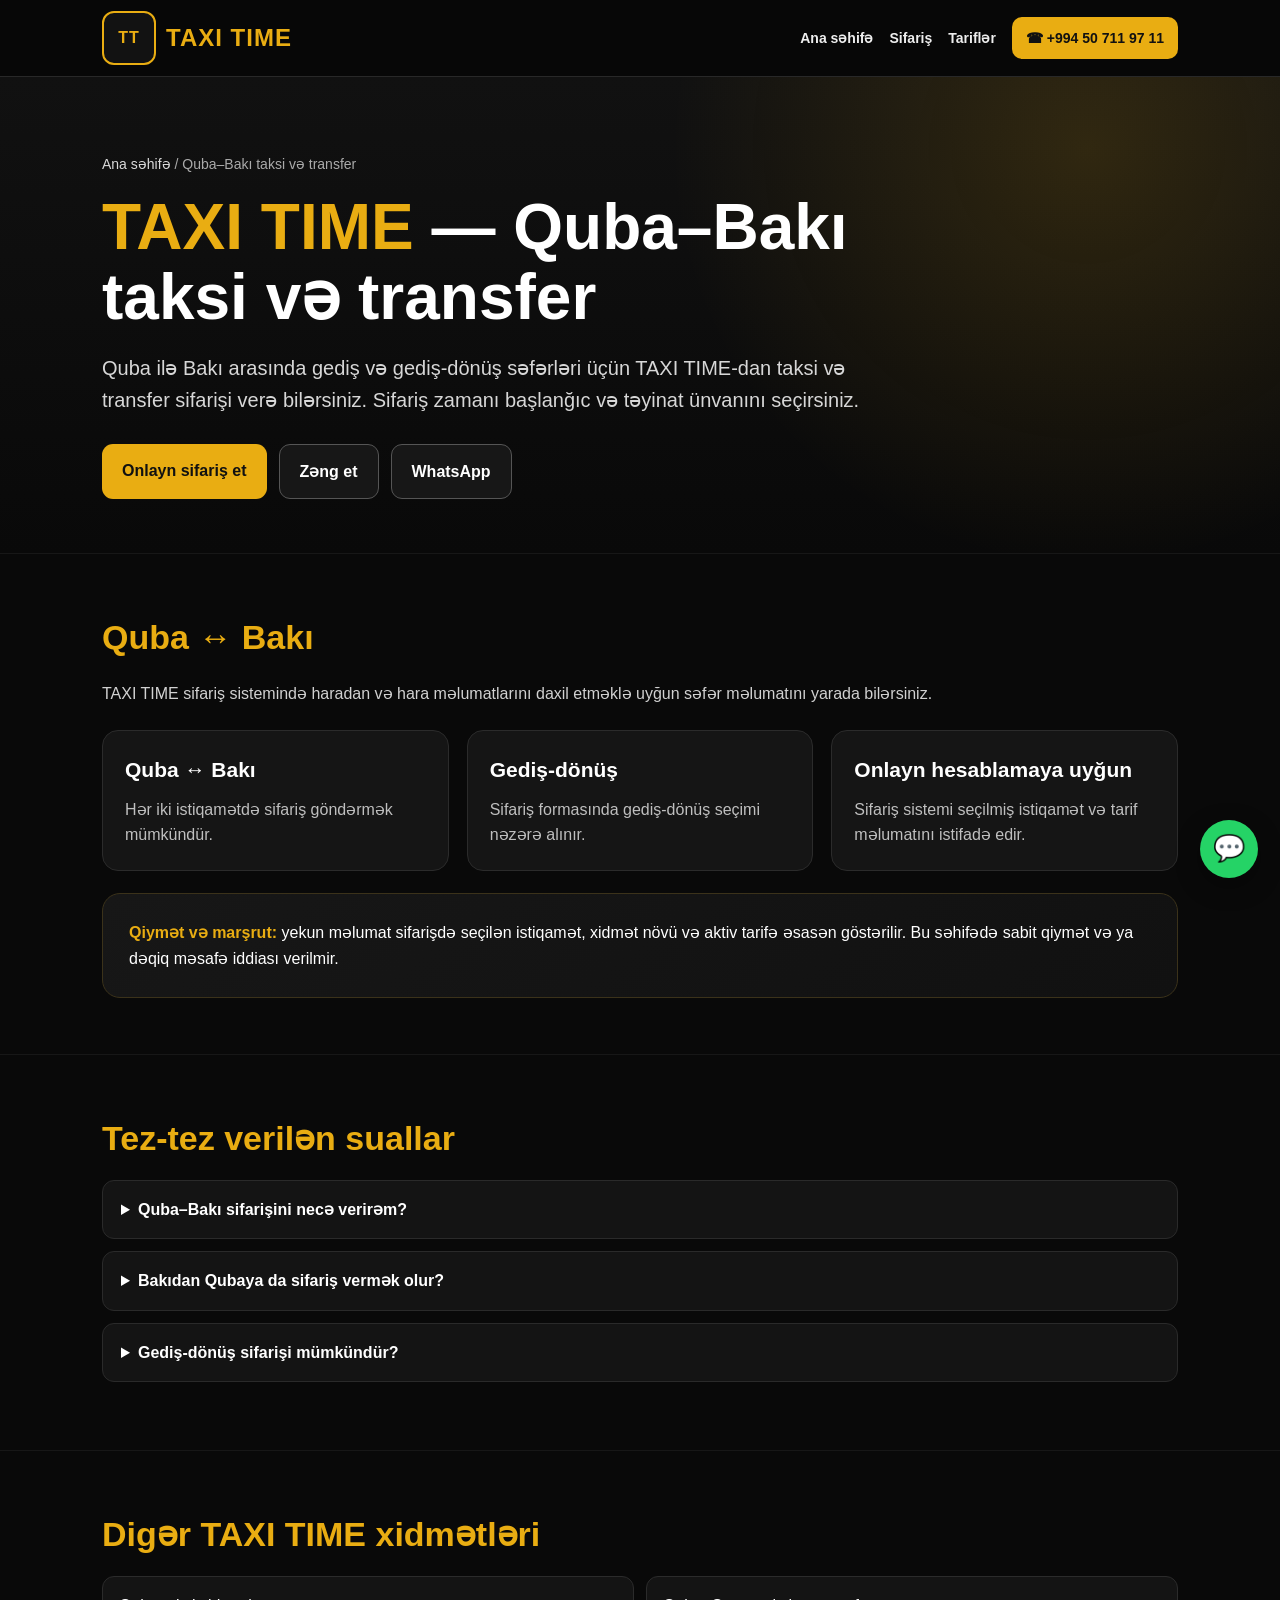
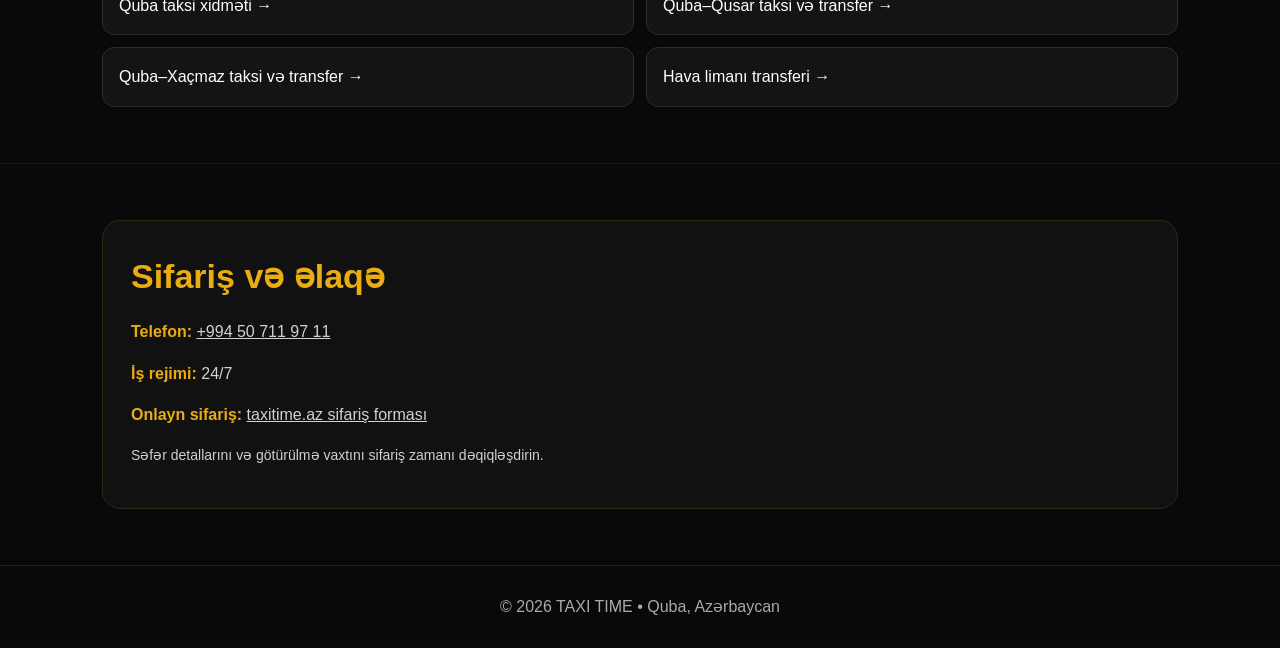
<file: quba-baki-taksi.html>
<!doctype html>
<html lang="az">
<head>
<meta charset="utf-8">
<meta name="viewport" content="width=device-width,initial-scale=1">
<title>Quba–Bakı Taksi və Transfer | TAXI TIME</title>
<meta name="description" content="Quba–Bakı və Bakı–Quba istiqamətində 24/7 taksi və transfer sifarişi. TAXI TIME ilə onlayn və telefonla sifariş.">
<link rel="canonical" href="https://taxitime.az/quba-baki-taksi.html">
<link rel="alternate" hreflang="az-AZ" href="https://taxitime.az/quba-baki-taksi.html">
<meta name="robots" content="index,follow,max-image-preview:large,max-snippet:-1,max-video-preview:-1">
<meta name="theme-color" content="#090909">
<meta property="og:type" content="website">
<meta property="og:locale" content="az_AZ">
<meta property="og:site_name" content="TAXI TIME">
<meta property="og:title" content="Quba–Bakı Taksi və Transfer | TAXI TIME">
<meta property="og:description" content="Quba–Bakı və Bakı–Quba istiqamətində 24/7 taksi və transfer sifarişi. TAXI TIME ilə onlayn və telefonla sifariş.">
<meta property="og:url" content="https://taxitime.az/quba-baki-taksi.html">
<meta property="og:image" content="https://taxitime.az/car.png">
<meta name="twitter:card" content="summary_large_image">
<meta name="twitter:title" content="Quba–Bakı Taksi və Transfer | TAXI TIME">
<meta name="twitter:description" content="Quba–Bakı və Bakı–Quba istiqamətində 24/7 taksi və transfer sifarişi. TAXI TIME ilə onlayn və telefonla sifariş.">
<style>
:root{--gold:#e9ad12;--gold2:#f5bd25;--black:#090909;--card:#151515;--muted:#bcbcbc;--line:#2b2b2b;--white:#fff}
*{box-sizing:border-box}html{scroll-behavior:smooth}body{margin:0;background:var(--black);color:var(--white);font-family:Arial,Helvetica,sans-serif;line-height:1.6}
a{color:inherit}.wrap{max-width:1120px;margin:0 auto;padding:0 22px}.topbar{position:sticky;top:0;z-index:20;background:rgba(8,8,8,.96);border-bottom:1px solid #282828;backdrop-filter:blur(8px)}.topbar .wrap{display:flex;align-items:center;justify-content:space-between;gap:18px;min-height:76px}.brand{display:flex;align-items:center;gap:12px;text-decoration:none}.brand img{width:54px;height:54px;object-fit:contain;border-radius:10px}.brand strong{font-size:24px;letter-spacing:1px;color:var(--gold)}.nav{display:flex;flex-wrap:wrap;gap:16px;align-items:center}.nav a{text-decoration:none;color:#eee;font-weight:700;font-size:14px}.nav a:hover{color:var(--gold)}.phone{background:var(--gold);color:#111!important;padding:10px 14px;border-radius:10px}.hero{padding:76px 0 54px;background:radial-gradient(circle at 85% 15%,rgba(233,173,18,.15),transparent 36%),linear-gradient(180deg,#111,#090909)}.crumbs{font-size:14px;color:#aaa;margin-bottom:18px}.crumbs a{color:#d9d9d9;text-decoration:none}.hero h1{font-size:clamp(34px,6vw,64px);line-height:1.08;margin:0 0 20px;max-width:900px}.hero h1 span{color:var(--gold)}.lead{font-size:20px;color:#d7d7d7;max-width:800px;margin-bottom:28px}.cta-row{display:flex;gap:12px;flex-wrap:wrap}.btn{display:inline-block;text-decoration:none;font-weight:800;border-radius:11px;padding:14px 20px}.btn.primary{background:var(--gold);color:#111}.btn.secondary{border:1px solid #555;background:#171717}.section{padding:56px 0;border-top:1px solid #171717}.section h2{font-size:34px;margin:0 0 14px;color:var(--gold)}.section p{color:#d1d1d1}.grid{display:grid;grid-template-columns:repeat(3,minmax(0,1fr));gap:18px;margin-top:24px}.card{background:var(--card);border:1px solid var(--line);border-radius:16px;padding:22px}.card h3{margin:0 0 10px;font-size:21px}.card p{margin:0;color:#bfbfbf}.route-box{background:linear-gradient(145deg,#171717,#111);border:1px solid #3b321a;border-radius:18px;padding:26px;margin-top:22px}.route-box strong{color:var(--gold)}.faq details{background:#141414;border:1px solid #2a2a2a;border-radius:12px;padding:16px 18px;margin:12px 0}.faq summary{cursor:pointer;font-weight:800}.faq p{margin:12px 0 0}.links{display:grid;grid-template-columns:repeat(2,minmax(0,1fr));gap:12px}.links a{display:block;background:#141414;border:1px solid #2b2b2b;padding:16px;border-radius:12px;text-decoration:none}.links a:hover{border-color:var(--gold);color:var(--gold)}.contact{background:#111;border:1px solid #302816;border-radius:18px;padding:28px}.contact strong{color:var(--gold)}footer{border-top:1px solid #222;padding:28px 0;color:#aaa;text-align:center}.small{font-size:14px;color:#aaa}.notice{padding:12px 14px;border-left:4px solid var(--gold);background:#15130d;border-radius:8px;color:#ddd}.wa{position:fixed;right:22px;bottom:22px;width:58px;height:58px;border-radius:50%;background:#25d366;color:#fff;text-decoration:none;display:grid;place-items:center;font-size:26px;box-shadow:0 8px 25px rgba(0,0,0,.35)}
@media(max-width:820px){.topbar .wrap{align-items:flex-start;padding-top:12px;padding-bottom:12px}.nav{justify-content:flex-end}.brand strong{font-size:19px}.grid{grid-template-columns:1fr}.links{grid-template-columns:1fr}.hero{padding-top:50px}.section{padding:42px 0}.phone{padding:8px 10px}}

.brandtext{gap:10px}.brandmark{width:54px;height:54px;display:grid;place-items:center;border:2px solid var(--gold);border-radius:12px;color:var(--gold);font-weight:900;letter-spacing:1px;background:#121212}
</style>
<script type="application/ld+json">{"@context":"https://schema.org","@graph":[{"@type":"BreadcrumbList","itemListElement":[{"@type":"ListItem","position":1,"name":"TAXI TIME","item":"https://taxitime.az/"},{"@type":"ListItem","position":2,"name":"Quba–Bakı taksi və transfer","item":"https://taxitime.az/quba-baki-taksi.html"}]},{"@type":"Service","@id":"https://taxitime.az/quba-baki-taksi.html#service","name":"Quba–Bakı taksi və transfer","url":"https://taxitime.az/quba-baki-taksi.html","description":"Quba–Bakı və Bakı–Quba istiqamətində 24/7 taksi və transfer sifarişi. TAXI TIME ilə onlayn və telefonla sifariş.","provider":{"@type":["LocalBusiness","TaxiService"],"name":"TAXI TIME","url":"https://taxitime.az/","telephone":"+994507119711"},"areaServed":[{"@type":"Place","name":"Quba"},{"@type":"Place","name":"Bakı"}],"availableChannel":{"@type":"ServiceChannel","serviceUrl":"https://taxitime.az/#order","servicePhone":{"@type":"ContactPoint","telephone":"+994507119711","contactType":"customer service"}}},{"@type":"FAQPage","mainEntity":[{"@type":"Question","name":"Quba–Bakı sifarişini necə verirəm?","acceptedAnswer":{"@type":"Answer","text":"Saytda onlayn sifariş formasını doldurun və ya +994 50 711 97 11 nömrəsi ilə əlaqə saxlayın."}},{"@type":"Question","name":"Bakıdan Qubaya da sifariş vermək olur?","acceptedAnswer":{"@type":"Answer","text":"Bəli. Sifariş başlanğıc və təyinat ünvanına görə hər iki istiqamətdə verilə bilər."}},{"@type":"Question","name":"Gediş-dönüş sifarişi mümkündür?","acceptedAnswer":{"@type":"Answer","text":"Bəli, gediş-dönüş seçimi olan sifarişlər də qəbul edilir."}}]}]}</script>
</head>
<body>
<header class="topbar"><div class="wrap"><a class="brand brandtext" href="/"><span class="brandmark">TT</span><strong>TAXI TIME</strong></a><nav class="nav"><a href="/">Ana səhifə</a><a href="/#order">Sifariş</a><a href="/#prices">Tariflər</a><a class="phone" href="tel:+994507119711">☎ +994 50 711 97 11</a></nav></div></header>
<main>
<section class="hero"><div class="wrap"><div class="crumbs"><a href="/">Ana səhifə</a> / Quba–Bakı taksi və transfer</div><h1><span>TAXI TIME</span> — Quba–Bakı taksi və transfer</h1><p class="lead">Quba ilə Bakı arasında gediş və gediş-dönüş səfərləri üçün TAXI TIME-dan taksi və transfer sifarişi verə bilərsiniz. Sifariş zamanı başlanğıc və təyinat ünvanını seçirsiniz.</p><div class="cta-row"><a class="btn primary" href="/#order">Onlayn sifariş et</a><a class="btn secondary" href="tel:+994507119711">Zəng et</a><a class="btn secondary" href="https://wa.me/994507119711" target="_blank" rel="noopener">WhatsApp</a></div></div></section>
<section class="section"><div class="wrap"><h2>Quba ↔ Bakı</h2><p>TAXI TIME sifariş sistemində haradan və hara məlumatlarını daxil etməklə uyğun səfər məlumatını yarada bilərsiniz.</p><div class="grid"><div class="card"><h3>Quba ↔ Bakı</h3><p>Hər iki istiqamətdə sifariş göndərmək mümkündür.</p></div><div class="card"><h3>Gediş-dönüş</h3><p>Sifariş formasında gediş-dönüş seçimi nəzərə alınır.</p></div><div class="card"><h3>Onlayn hesablamaya uyğun</h3><p>Sifariş sistemi seçilmiş istiqamət və tarif məlumatını istifadə edir.</p></div></div><div class="route-box"><strong>Qiymət və marşrut:</strong> yekun məlumat sifarişdə seçilən istiqamət, xidmət növü və aktiv tarifə əsasən göstərilir. Bu səhifədə sabit qiymət və ya dəqiq məsafə iddiası verilmir.</div></div></section>
<section class="section faq"><div class="wrap"><h2>Tez-tez verilən suallar</h2><details><summary>Quba–Bakı sifarişini necə verirəm?</summary><p>Saytda onlayn sifariş formasını doldurun və ya +994 50 711 97 11 nömrəsi ilə əlaqə saxlayın.</p></details><details><summary>Bakıdan Qubaya da sifariş vermək olur?</summary><p>Bəli. Sifariş başlanğıc və təyinat ünvanına görə hər iki istiqamətdə verilə bilər.</p></details><details><summary>Gediş-dönüş sifarişi mümkündür?</summary><p>Bəli, gediş-dönüş seçimi olan sifarişlər də qəbul edilir.</p></details></div></section>
<section class="section"><div class="wrap"><h2>Digər TAXI TIME xidmətləri</h2><div class="links"><a href="quba-taksi.html">Quba taksi xidməti →</a><a href="quba-qusar-taksi.html">Quba–Qusar taksi və transfer →</a><a href="quba-xacmaz-taksi.html">Quba–Xaçmaz taksi və transfer →</a><a href="hava-limani-transfer.html">Hava limanı transferi →</a></div></div></section>
<section class="section"><div class="wrap"><div class="contact"><h2>Sifariş və əlaqə</h2><p><strong>Telefon:</strong> <a href="tel:+994507119711">+994 50 711 97 11</a></p><p><strong>İş rejimi:</strong> 24/7</p><p><strong>Onlayn sifariş:</strong> <a href="/#order">taxitime.az sifariş forması</a></p><p class="small">Səfər detallarını və götürülmə vaxtını sifariş zamanı dəqiqləşdirin.</p></div></div></section>
</main>
<footer><div class="wrap">© 2026 TAXI TIME • Quba, Azərbaycan</div></footer>
<a class="wa" href="https://wa.me/994507119711" target="_blank" rel="noopener" aria-label="WhatsApp">💬</a>
</body></html>
</file>
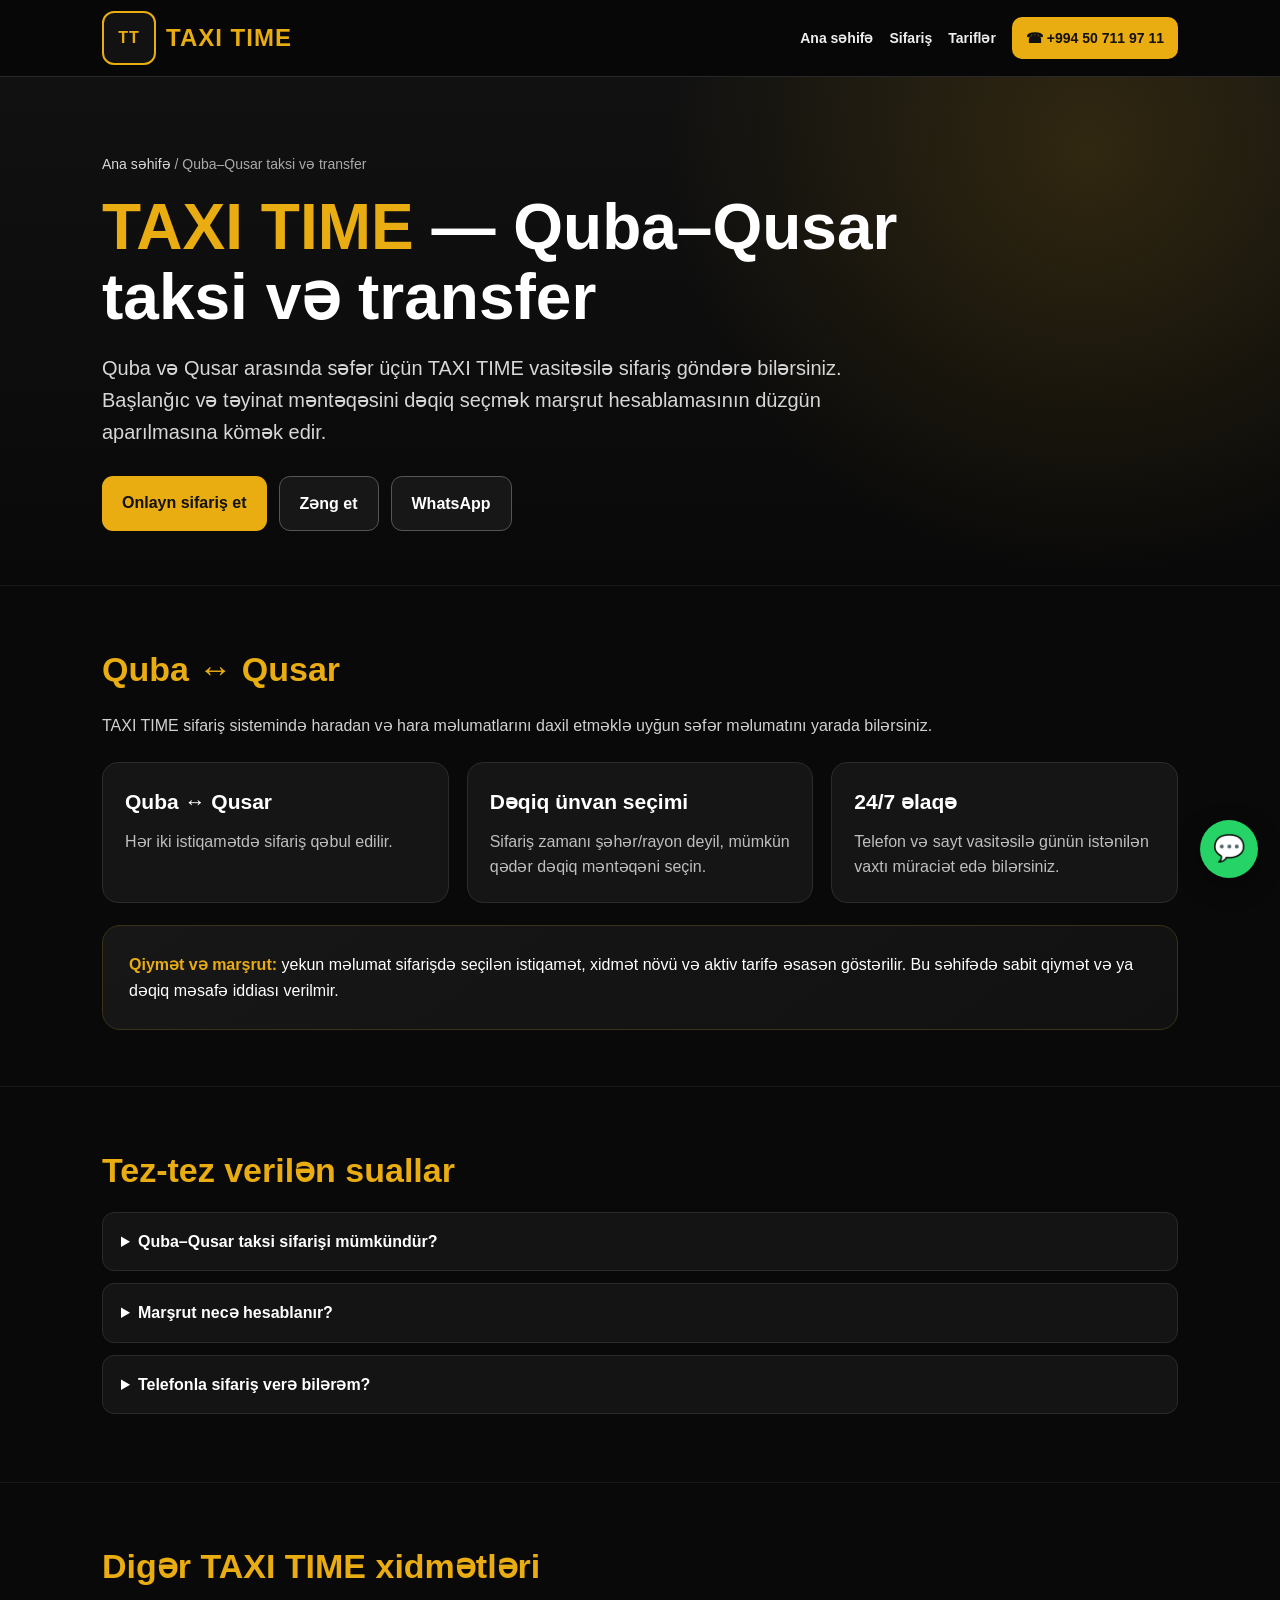
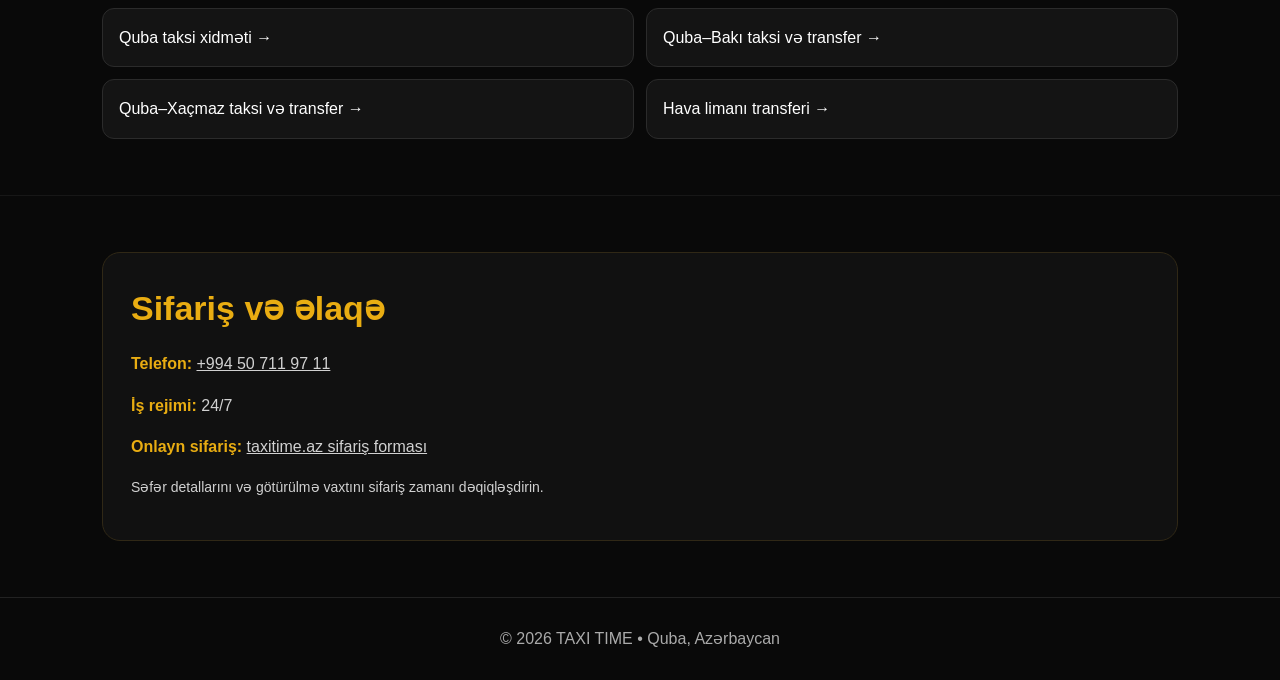
<file: quba-qusar-taksi.html>
<!doctype html>
<html lang="az">
<head>
<meta charset="utf-8">
<meta name="viewport" content="width=device-width,initial-scale=1">
<title>Quba–Qusar Taksi və Transfer | TAXI TIME</title>
<meta name="description" content="Quba–Qusar və Qusar–Quba istiqamətində 24/7 taksi və transfer sifarişi. TAXI TIME ilə rahat onlayn sifariş.">
<link rel="canonical" href="https://taxitime.az/quba-qusar-taksi.html">
<link rel="alternate" hreflang="az-AZ" href="https://taxitime.az/quba-qusar-taksi.html">
<meta name="robots" content="index,follow,max-image-preview:large,max-snippet:-1,max-video-preview:-1">
<meta name="theme-color" content="#090909">
<meta property="og:type" content="website">
<meta property="og:locale" content="az_AZ">
<meta property="og:site_name" content="TAXI TIME">
<meta property="og:title" content="Quba–Qusar Taksi və Transfer | TAXI TIME">
<meta property="og:description" content="Quba–Qusar və Qusar–Quba istiqamətində 24/7 taksi və transfer sifarişi. TAXI TIME ilə rahat onlayn sifariş.">
<meta property="og:url" content="https://taxitime.az/quba-qusar-taksi.html">
<meta property="og:image" content="https://taxitime.az/car.png">
<meta name="twitter:card" content="summary_large_image">
<meta name="twitter:title" content="Quba–Qusar Taksi və Transfer | TAXI TIME">
<meta name="twitter:description" content="Quba–Qusar və Qusar–Quba istiqamətində 24/7 taksi və transfer sifarişi. TAXI TIME ilə rahat onlayn sifariş.">
<style>
:root{--gold:#e9ad12;--gold2:#f5bd25;--black:#090909;--card:#151515;--muted:#bcbcbc;--line:#2b2b2b;--white:#fff}
*{box-sizing:border-box}html{scroll-behavior:smooth}body{margin:0;background:var(--black);color:var(--white);font-family:Arial,Helvetica,sans-serif;line-height:1.6}
a{color:inherit}.wrap{max-width:1120px;margin:0 auto;padding:0 22px}.topbar{position:sticky;top:0;z-index:20;background:rgba(8,8,8,.96);border-bottom:1px solid #282828;backdrop-filter:blur(8px)}.topbar .wrap{display:flex;align-items:center;justify-content:space-between;gap:18px;min-height:76px}.brand{display:flex;align-items:center;gap:12px;text-decoration:none}.brand img{width:54px;height:54px;object-fit:contain;border-radius:10px}.brand strong{font-size:24px;letter-spacing:1px;color:var(--gold)}.nav{display:flex;flex-wrap:wrap;gap:16px;align-items:center}.nav a{text-decoration:none;color:#eee;font-weight:700;font-size:14px}.nav a:hover{color:var(--gold)}.phone{background:var(--gold);color:#111!important;padding:10px 14px;border-radius:10px}.hero{padding:76px 0 54px;background:radial-gradient(circle at 85% 15%,rgba(233,173,18,.15),transparent 36%),linear-gradient(180deg,#111,#090909)}.crumbs{font-size:14px;color:#aaa;margin-bottom:18px}.crumbs a{color:#d9d9d9;text-decoration:none}.hero h1{font-size:clamp(34px,6vw,64px);line-height:1.08;margin:0 0 20px;max-width:900px}.hero h1 span{color:var(--gold)}.lead{font-size:20px;color:#d7d7d7;max-width:800px;margin-bottom:28px}.cta-row{display:flex;gap:12px;flex-wrap:wrap}.btn{display:inline-block;text-decoration:none;font-weight:800;border-radius:11px;padding:14px 20px}.btn.primary{background:var(--gold);color:#111}.btn.secondary{border:1px solid #555;background:#171717}.section{padding:56px 0;border-top:1px solid #171717}.section h2{font-size:34px;margin:0 0 14px;color:var(--gold)}.section p{color:#d1d1d1}.grid{display:grid;grid-template-columns:repeat(3,minmax(0,1fr));gap:18px;margin-top:24px}.card{background:var(--card);border:1px solid var(--line);border-radius:16px;padding:22px}.card h3{margin:0 0 10px;font-size:21px}.card p{margin:0;color:#bfbfbf}.route-box{background:linear-gradient(145deg,#171717,#111);border:1px solid #3b321a;border-radius:18px;padding:26px;margin-top:22px}.route-box strong{color:var(--gold)}.faq details{background:#141414;border:1px solid #2a2a2a;border-radius:12px;padding:16px 18px;margin:12px 0}.faq summary{cursor:pointer;font-weight:800}.faq p{margin:12px 0 0}.links{display:grid;grid-template-columns:repeat(2,minmax(0,1fr));gap:12px}.links a{display:block;background:#141414;border:1px solid #2b2b2b;padding:16px;border-radius:12px;text-decoration:none}.links a:hover{border-color:var(--gold);color:var(--gold)}.contact{background:#111;border:1px solid #302816;border-radius:18px;padding:28px}.contact strong{color:var(--gold)}footer{border-top:1px solid #222;padding:28px 0;color:#aaa;text-align:center}.small{font-size:14px;color:#aaa}.notice{padding:12px 14px;border-left:4px solid var(--gold);background:#15130d;border-radius:8px;color:#ddd}.wa{position:fixed;right:22px;bottom:22px;width:58px;height:58px;border-radius:50%;background:#25d366;color:#fff;text-decoration:none;display:grid;place-items:center;font-size:26px;box-shadow:0 8px 25px rgba(0,0,0,.35)}
@media(max-width:820px){.topbar .wrap{align-items:flex-start;padding-top:12px;padding-bottom:12px}.nav{justify-content:flex-end}.brand strong{font-size:19px}.grid{grid-template-columns:1fr}.links{grid-template-columns:1fr}.hero{padding-top:50px}.section{padding:42px 0}.phone{padding:8px 10px}}

.brandtext{gap:10px}.brandmark{width:54px;height:54px;display:grid;place-items:center;border:2px solid var(--gold);border-radius:12px;color:var(--gold);font-weight:900;letter-spacing:1px;background:#121212}
</style>
<script type="application/ld+json">{"@context":"https://schema.org","@graph":[{"@type":"BreadcrumbList","itemListElement":[{"@type":"ListItem","position":1,"name":"TAXI TIME","item":"https://taxitime.az/"},{"@type":"ListItem","position":2,"name":"Quba–Qusar taksi və transfer","item":"https://taxitime.az/quba-qusar-taksi.html"}]},{"@type":"Service","@id":"https://taxitime.az/quba-qusar-taksi.html#service","name":"Quba–Qusar taksi və transfer","url":"https://taxitime.az/quba-qusar-taksi.html","description":"Quba–Qusar və Qusar–Quba istiqamətində 24/7 taksi və transfer sifarişi. TAXI TIME ilə rahat onlayn sifariş.","provider":{"@type":["LocalBusiness","TaxiService"],"name":"TAXI TIME","url":"https://taxitime.az/","telephone":"+994507119711"},"areaServed":[{"@type":"Place","name":"Quba"},{"@type":"Place","name":"Qusar"}],"availableChannel":{"@type":"ServiceChannel","serviceUrl":"https://taxitime.az/#order","servicePhone":{"@type":"ContactPoint","telephone":"+994507119711","contactType":"customer service"}}},{"@type":"FAQPage","mainEntity":[{"@type":"Question","name":"Quba–Qusar taksi sifarişi mümkündür?","acceptedAnswer":{"@type":"Answer","text":"Bəli. Quba ilə Qusar arasında taksi və transfer sifarişi göndərə bilərsiniz."}},{"@type":"Question","name":"Marşrut necə hesablanır?","acceptedAnswer":{"@type":"Answer","text":"Sifarişdə seçilən başlanğıc və təyinat nöqtələri əsasında marşrut məlumatı hesablanır."}},{"@type":"Question","name":"Telefonla sifariş verə bilərəm?","acceptedAnswer":{"@type":"Answer","text":"Bəli, +994 50 711 97 11 nömrəsi ilə əlaqə saxlaya bilərsiniz."}}]}]}</script>
</head>
<body>
<header class="topbar"><div class="wrap"><a class="brand brandtext" href="/"><span class="brandmark">TT</span><strong>TAXI TIME</strong></a><nav class="nav"><a href="/">Ana səhifə</a><a href="/#order">Sifariş</a><a href="/#prices">Tariflər</a><a class="phone" href="tel:+994507119711">☎ +994 50 711 97 11</a></nav></div></header>
<main>
<section class="hero"><div class="wrap"><div class="crumbs"><a href="/">Ana səhifə</a> / Quba–Qusar taksi və transfer</div><h1><span>TAXI TIME</span> — Quba–Qusar taksi və transfer</h1><p class="lead">Quba və Qusar arasında səfər üçün TAXI TIME vasitəsilə sifariş göndərə bilərsiniz. Başlanğıc və təyinat məntəqəsini dəqiq seçmək marşrut hesablamasının düzgün aparılmasına kömək edir.</p><div class="cta-row"><a class="btn primary" href="/#order">Onlayn sifariş et</a><a class="btn secondary" href="tel:+994507119711">Zəng et</a><a class="btn secondary" href="https://wa.me/994507119711" target="_blank" rel="noopener">WhatsApp</a></div></div></section>
<section class="section"><div class="wrap"><h2>Quba ↔ Qusar</h2><p>TAXI TIME sifariş sistemində haradan və hara məlumatlarını daxil etməklə uyğun səfər məlumatını yarada bilərsiniz.</p><div class="grid"><div class="card"><h3>Quba ↔ Qusar</h3><p>Hər iki istiqamətdə sifariş qəbul edilir.</p></div><div class="card"><h3>Dəqiq ünvan seçimi</h3><p>Sifariş zamanı şəhər/rayon deyil, mümkün qədər dəqiq məntəqəni seçin.</p></div><div class="card"><h3>24/7 əlaqə</h3><p>Telefon və sayt vasitəsilə günün istənilən vaxtı müraciət edə bilərsiniz.</p></div></div><div class="route-box"><strong>Qiymət və marşrut:</strong> yekun məlumat sifarişdə seçilən istiqamət, xidmət növü və aktiv tarifə əsasən göstərilir. Bu səhifədə sabit qiymət və ya dəqiq məsafə iddiası verilmir.</div></div></section>
<section class="section faq"><div class="wrap"><h2>Tez-tez verilən suallar</h2><details><summary>Quba–Qusar taksi sifarişi mümkündür?</summary><p>Bəli. Quba ilə Qusar arasında taksi və transfer sifarişi göndərə bilərsiniz.</p></details><details><summary>Marşrut necə hesablanır?</summary><p>Sifarişdə seçilən başlanğıc və təyinat nöqtələri əsasında marşrut məlumatı hesablanır.</p></details><details><summary>Telefonla sifariş verə bilərəm?</summary><p>Bəli, +994 50 711 97 11 nömrəsi ilə əlaqə saxlaya bilərsiniz.</p></details></div></section>
<section class="section"><div class="wrap"><h2>Digər TAXI TIME xidmətləri</h2><div class="links"><a href="quba-taksi.html">Quba taksi xidməti →</a><a href="quba-baki-taksi.html">Quba–Bakı taksi və transfer →</a><a href="quba-xacmaz-taksi.html">Quba–Xaçmaz taksi və transfer →</a><a href="hava-limani-transfer.html">Hava limanı transferi →</a></div></div></section>
<section class="section"><div class="wrap"><div class="contact"><h2>Sifariş və əlaqə</h2><p><strong>Telefon:</strong> <a href="tel:+994507119711">+994 50 711 97 11</a></p><p><strong>İş rejimi:</strong> 24/7</p><p><strong>Onlayn sifariş:</strong> <a href="/#order">taxitime.az sifariş forması</a></p><p class="small">Səfər detallarını və götürülmə vaxtını sifariş zamanı dəqiqləşdirin.</p></div></div></section>
</main>
<footer><div class="wrap">© 2026 TAXI TIME • Quba, Azərbaycan</div></footer>
<a class="wa" href="https://wa.me/994507119711" target="_blank" rel="noopener" aria-label="WhatsApp">💬</a>
</body></html>
</file>
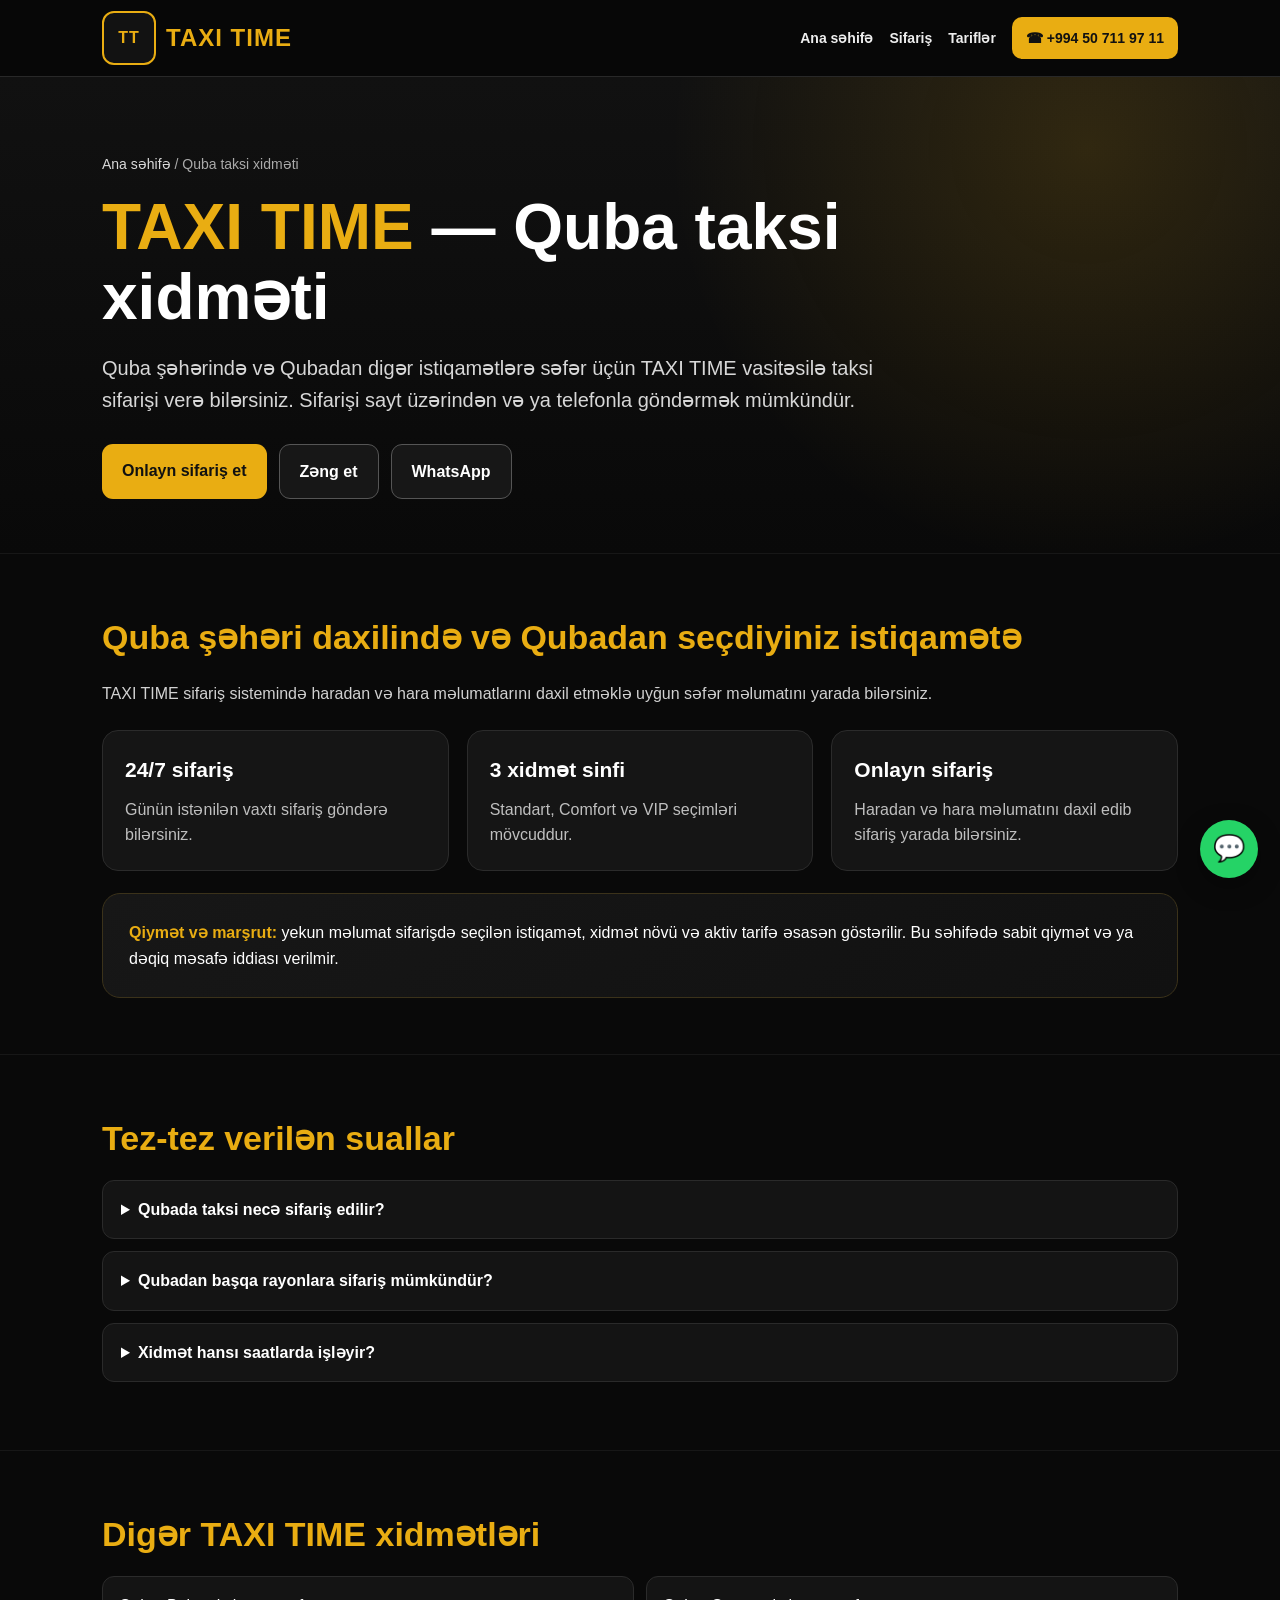
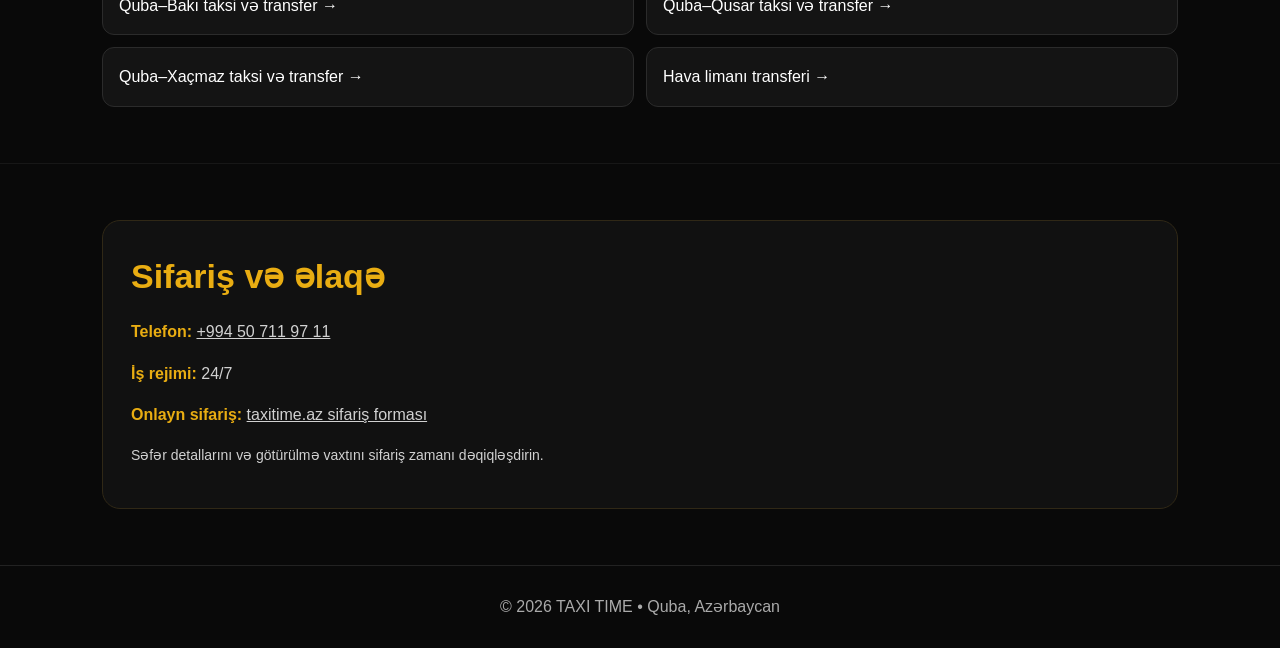
<file: quba-taksi.html>
<!doctype html>
<html lang="az">
<head>
<meta charset="utf-8">
<meta name="viewport" content="width=device-width,initial-scale=1">
<title>Quba Taksi | 24/7 TAXI TIME</title>
<meta name="description" content="TAXI TIME ilə Quba şəhəri və Qubadan digər istiqamətlərə 24/7 taksi və transfer sifarişi. Telefon və onlayn sifariş imkanı.">
<link rel="canonical" href="https://taxitime.az/quba-taksi.html">
<link rel="alternate" hreflang="az-AZ" href="https://taxitime.az/quba-taksi.html">
<meta name="robots" content="index,follow,max-image-preview:large,max-snippet:-1,max-video-preview:-1">
<meta name="theme-color" content="#090909">
<meta property="og:type" content="website">
<meta property="og:locale" content="az_AZ">
<meta property="og:site_name" content="TAXI TIME">
<meta property="og:title" content="Quba Taksi | 24/7 TAXI TIME">
<meta property="og:description" content="TAXI TIME ilə Quba şəhəri və Qubadan digər istiqamətlərə 24/7 taksi və transfer sifarişi. Telefon və onlayn sifariş imkanı.">
<meta property="og:url" content="https://taxitime.az/quba-taksi.html">
<meta property="og:image" content="https://taxitime.az/car.png">
<meta name="twitter:card" content="summary_large_image">
<meta name="twitter:title" content="Quba Taksi | 24/7 TAXI TIME">
<meta name="twitter:description" content="TAXI TIME ilə Quba şəhəri və Qubadan digər istiqamətlərə 24/7 taksi və transfer sifarişi. Telefon və onlayn sifariş imkanı.">
<style>
:root{--gold:#e9ad12;--gold2:#f5bd25;--black:#090909;--card:#151515;--muted:#bcbcbc;--line:#2b2b2b;--white:#fff}
*{box-sizing:border-box}html{scroll-behavior:smooth}body{margin:0;background:var(--black);color:var(--white);font-family:Arial,Helvetica,sans-serif;line-height:1.6}
a{color:inherit}.wrap{max-width:1120px;margin:0 auto;padding:0 22px}.topbar{position:sticky;top:0;z-index:20;background:rgba(8,8,8,.96);border-bottom:1px solid #282828;backdrop-filter:blur(8px)}.topbar .wrap{display:flex;align-items:center;justify-content:space-between;gap:18px;min-height:76px}.brand{display:flex;align-items:center;gap:12px;text-decoration:none}.brand img{width:54px;height:54px;object-fit:contain;border-radius:10px}.brand strong{font-size:24px;letter-spacing:1px;color:var(--gold)}.nav{display:flex;flex-wrap:wrap;gap:16px;align-items:center}.nav a{text-decoration:none;color:#eee;font-weight:700;font-size:14px}.nav a:hover{color:var(--gold)}.phone{background:var(--gold);color:#111!important;padding:10px 14px;border-radius:10px}.hero{padding:76px 0 54px;background:radial-gradient(circle at 85% 15%,rgba(233,173,18,.15),transparent 36%),linear-gradient(180deg,#111,#090909)}.crumbs{font-size:14px;color:#aaa;margin-bottom:18px}.crumbs a{color:#d9d9d9;text-decoration:none}.hero h1{font-size:clamp(34px,6vw,64px);line-height:1.08;margin:0 0 20px;max-width:900px}.hero h1 span{color:var(--gold)}.lead{font-size:20px;color:#d7d7d7;max-width:800px;margin-bottom:28px}.cta-row{display:flex;gap:12px;flex-wrap:wrap}.btn{display:inline-block;text-decoration:none;font-weight:800;border-radius:11px;padding:14px 20px}.btn.primary{background:var(--gold);color:#111}.btn.secondary{border:1px solid #555;background:#171717}.section{padding:56px 0;border-top:1px solid #171717}.section h2{font-size:34px;margin:0 0 14px;color:var(--gold)}.section p{color:#d1d1d1}.grid{display:grid;grid-template-columns:repeat(3,minmax(0,1fr));gap:18px;margin-top:24px}.card{background:var(--card);border:1px solid var(--line);border-radius:16px;padding:22px}.card h3{margin:0 0 10px;font-size:21px}.card p{margin:0;color:#bfbfbf}.route-box{background:linear-gradient(145deg,#171717,#111);border:1px solid #3b321a;border-radius:18px;padding:26px;margin-top:22px}.route-box strong{color:var(--gold)}.faq details{background:#141414;border:1px solid #2a2a2a;border-radius:12px;padding:16px 18px;margin:12px 0}.faq summary{cursor:pointer;font-weight:800}.faq p{margin:12px 0 0}.links{display:grid;grid-template-columns:repeat(2,minmax(0,1fr));gap:12px}.links a{display:block;background:#141414;border:1px solid #2b2b2b;padding:16px;border-radius:12px;text-decoration:none}.links a:hover{border-color:var(--gold);color:var(--gold)}.contact{background:#111;border:1px solid #302816;border-radius:18px;padding:28px}.contact strong{color:var(--gold)}footer{border-top:1px solid #222;padding:28px 0;color:#aaa;text-align:center}.small{font-size:14px;color:#aaa}.notice{padding:12px 14px;border-left:4px solid var(--gold);background:#15130d;border-radius:8px;color:#ddd}.wa{position:fixed;right:22px;bottom:22px;width:58px;height:58px;border-radius:50%;background:#25d366;color:#fff;text-decoration:none;display:grid;place-items:center;font-size:26px;box-shadow:0 8px 25px rgba(0,0,0,.35)}
@media(max-width:820px){.topbar .wrap{align-items:flex-start;padding-top:12px;padding-bottom:12px}.nav{justify-content:flex-end}.brand strong{font-size:19px}.grid{grid-template-columns:1fr}.links{grid-template-columns:1fr}.hero{padding-top:50px}.section{padding:42px 0}.phone{padding:8px 10px}}

.brandtext{gap:10px}.brandmark{width:54px;height:54px;display:grid;place-items:center;border:2px solid var(--gold);border-radius:12px;color:var(--gold);font-weight:900;letter-spacing:1px;background:#121212}
</style>
<script type="application/ld+json">{"@context":"https://schema.org","@graph":[{"@type":"BreadcrumbList","itemListElement":[{"@type":"ListItem","position":1,"name":"TAXI TIME","item":"https://taxitime.az/"},{"@type":"ListItem","position":2,"name":"Quba taksi xidməti","item":"https://taxitime.az/quba-taksi.html"}]},{"@type":"Service","@id":"https://taxitime.az/quba-taksi.html#service","name":"Quba taksi xidməti","url":"https://taxitime.az/quba-taksi.html","description":"TAXI TIME ilə Quba şəhəri və Qubadan digər istiqamətlərə 24/7 taksi və transfer sifarişi. Telefon və onlayn sifariş imkanı.","provider":{"@type":["LocalBusiness","TaxiService"],"name":"TAXI TIME","url":"https://taxitime.az/","telephone":"+994507119711"},"areaServed":[{"@type":"Place","name":"Quba"},{"@type":"Place","name":"Azərbaycan"}],"availableChannel":{"@type":"ServiceChannel","serviceUrl":"https://taxitime.az/#order","servicePhone":{"@type":"ContactPoint","telephone":"+994507119711","contactType":"customer service"}}},{"@type":"FAQPage","mainEntity":[{"@type":"Question","name":"Qubada taksi necə sifariş edilir?","acceptedAnswer":{"@type":"Answer","text":"Saytın onlayn sifariş bölməsindən və ya +994 50 711 97 11 nömrəsinə zəng etməklə sifariş verə bilərsiniz."}},{"@type":"Question","name":"Qubadan başqa rayonlara sifariş mümkündür?","acceptedAnswer":{"@type":"Answer","text":"Bəli. Quba ilə yanaşı Azərbaycanın digər bölgələrinə transfer sifarişi göndərmək mümkündür."}},{"@type":"Question","name":"Xidmət hansı saatlarda işləyir?","acceptedAnswer":{"@type":"Answer","text":"TAXI TIME 24/7 sifariş qəbul edir."}}]}]}</script>
</head>
<body>
<header class="topbar"><div class="wrap"><a class="brand brandtext" href="/"><span class="brandmark">TT</span><strong>TAXI TIME</strong></a><nav class="nav"><a href="/">Ana səhifə</a><a href="/#order">Sifariş</a><a href="/#prices">Tariflər</a><a class="phone" href="tel:+994507119711">☎ +994 50 711 97 11</a></nav></div></header>
<main>
<section class="hero"><div class="wrap"><div class="crumbs"><a href="/">Ana səhifə</a> / Quba taksi xidməti</div><h1><span>TAXI TIME</span> — Quba taksi xidməti</h1><p class="lead">Quba şəhərində və Qubadan digər istiqamətlərə səfər üçün TAXI TIME vasitəsilə taksi sifarişi verə bilərsiniz. Sifarişi sayt üzərindən və ya telefonla göndərmək mümkündür.</p><div class="cta-row"><a class="btn primary" href="/#order">Onlayn sifariş et</a><a class="btn secondary" href="tel:+994507119711">Zəng et</a><a class="btn secondary" href="https://wa.me/994507119711" target="_blank" rel="noopener">WhatsApp</a></div></div></section>
<section class="section"><div class="wrap"><h2>Quba şəhəri daxilində və Qubadan seçdiyiniz istiqamətə</h2><p>TAXI TIME sifariş sistemində haradan və hara məlumatlarını daxil etməklə uyğun səfər məlumatını yarada bilərsiniz.</p><div class="grid"><div class="card"><h3>24/7 sifariş</h3><p>Günün istənilən vaxtı sifariş göndərə bilərsiniz.</p></div><div class="card"><h3>3 xidmət sinfi</h3><p>Standart, Comfort və VIP seçimləri mövcuddur.</p></div><div class="card"><h3>Onlayn sifariş</h3><p>Haradan və hara məlumatını daxil edib sifariş yarada bilərsiniz.</p></div></div><div class="route-box"><strong>Qiymət və marşrut:</strong> yekun məlumat sifarişdə seçilən istiqamət, xidmət növü və aktiv tarifə əsasən göstərilir. Bu səhifədə sabit qiymət və ya dəqiq məsafə iddiası verilmir.</div></div></section>
<section class="section faq"><div class="wrap"><h2>Tez-tez verilən suallar</h2><details><summary>Qubada taksi necə sifariş edilir?</summary><p>Saytın onlayn sifariş bölməsindən və ya +994 50 711 97 11 nömrəsinə zəng etməklə sifariş verə bilərsiniz.</p></details><details><summary>Qubadan başqa rayonlara sifariş mümkündür?</summary><p>Bəli. Quba ilə yanaşı Azərbaycanın digər bölgələrinə transfer sifarişi göndərmək mümkündür.</p></details><details><summary>Xidmət hansı saatlarda işləyir?</summary><p>TAXI TIME 24/7 sifariş qəbul edir.</p></details></div></section>
<section class="section"><div class="wrap"><h2>Digər TAXI TIME xidmətləri</h2><div class="links"><a href="quba-baki-taksi.html">Quba–Bakı taksi və transfer →</a><a href="quba-qusar-taksi.html">Quba–Qusar taksi və transfer →</a><a href="quba-xacmaz-taksi.html">Quba–Xaçmaz taksi və transfer →</a><a href="hava-limani-transfer.html">Hava limanı transferi →</a></div></div></section>
<section class="section"><div class="wrap"><div class="contact"><h2>Sifariş və əlaqə</h2><p><strong>Telefon:</strong> <a href="tel:+994507119711">+994 50 711 97 11</a></p><p><strong>İş rejimi:</strong> 24/7</p><p><strong>Onlayn sifariş:</strong> <a href="/#order">taxitime.az sifariş forması</a></p><p class="small">Səfər detallarını və götürülmə vaxtını sifariş zamanı dəqiqləşdirin.</p></div></div></section>
</main>
<footer><div class="wrap">© 2026 TAXI TIME • Quba, Azərbaycan</div></footer>
<a class="wa" href="https://wa.me/994507119711" target="_blank" rel="noopener" aria-label="WhatsApp">💬</a>
</body></html>
</file>
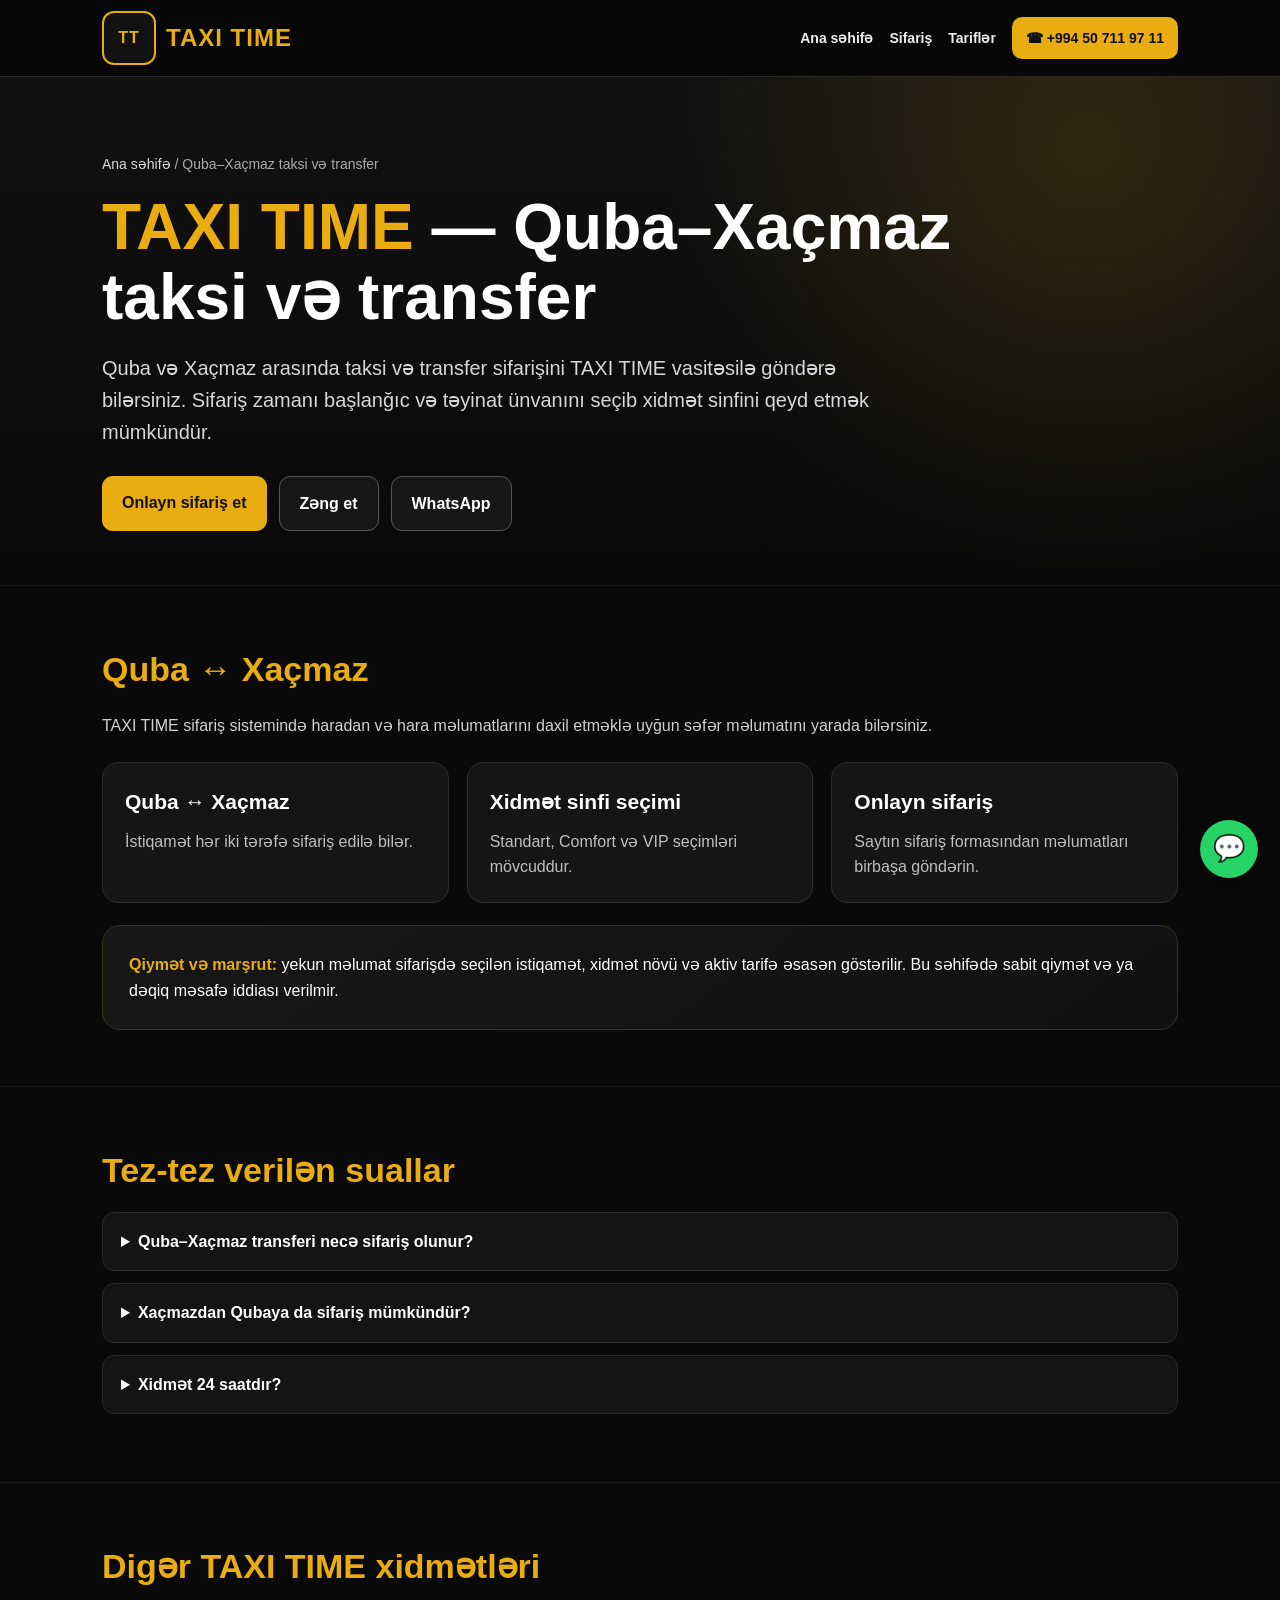
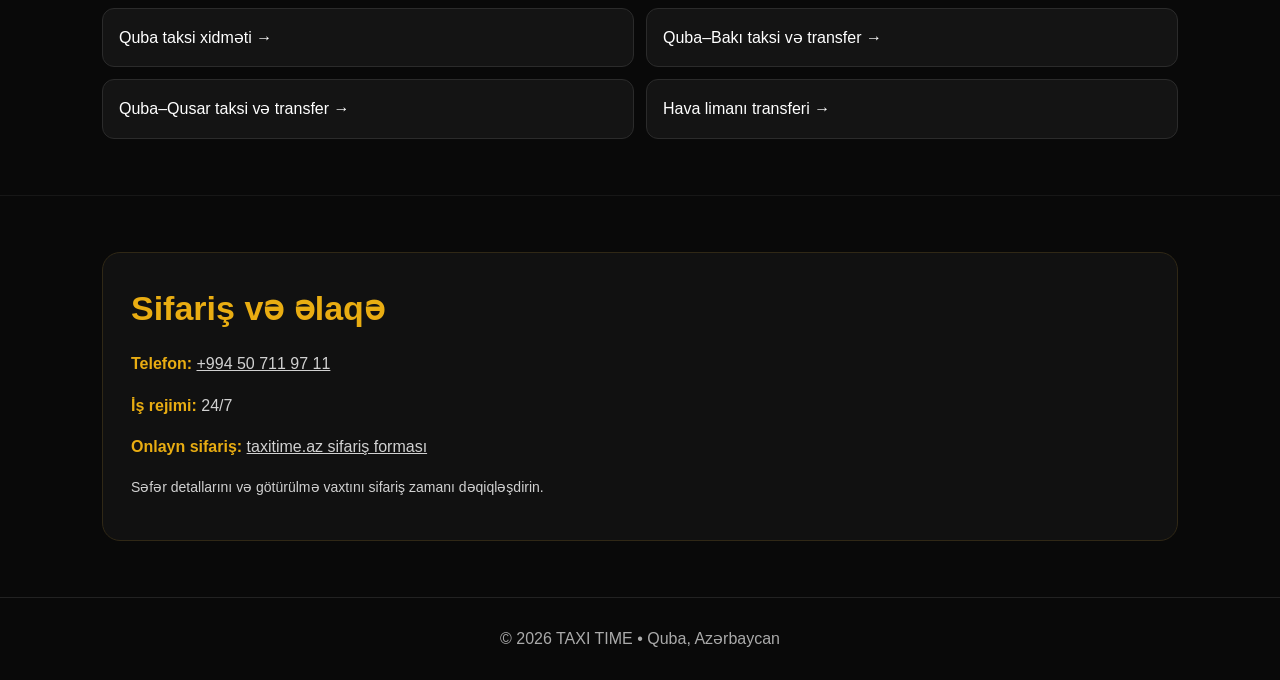
<file: quba-xacmaz-taksi.html>
<!doctype html>
<html lang="az">
<head>
<meta charset="utf-8">
<meta name="viewport" content="width=device-width,initial-scale=1">
<title>Quba–Xaçmaz Taksi və Transfer | TAXI TIME</title>
<meta name="description" content="Quba–Xaçmaz və Xaçmaz–Quba istiqamətində 24/7 taksi və transfer sifarişi. TAXI TIME onlayn sifariş xidməti.">
<link rel="canonical" href="https://taxitime.az/quba-xacmaz-taksi.html">
<link rel="alternate" hreflang="az-AZ" href="https://taxitime.az/quba-xacmaz-taksi.html">
<meta name="robots" content="index,follow,max-image-preview:large,max-snippet:-1,max-video-preview:-1">
<meta name="theme-color" content="#090909">
<meta property="og:type" content="website">
<meta property="og:locale" content="az_AZ">
<meta property="og:site_name" content="TAXI TIME">
<meta property="og:title" content="Quba–Xaçmaz Taksi və Transfer | TAXI TIME">
<meta property="og:description" content="Quba–Xaçmaz və Xaçmaz–Quba istiqamətində 24/7 taksi və transfer sifarişi. TAXI TIME onlayn sifariş xidməti.">
<meta property="og:url" content="https://taxitime.az/quba-xacmaz-taksi.html">
<meta property="og:image" content="https://taxitime.az/car.png">
<meta name="twitter:card" content="summary_large_image">
<meta name="twitter:title" content="Quba–Xaçmaz Taksi və Transfer | TAXI TIME">
<meta name="twitter:description" content="Quba–Xaçmaz və Xaçmaz–Quba istiqamətində 24/7 taksi və transfer sifarişi. TAXI TIME onlayn sifariş xidməti.">
<style>
:root{--gold:#e9ad12;--gold2:#f5bd25;--black:#090909;--card:#151515;--muted:#bcbcbc;--line:#2b2b2b;--white:#fff}
*{box-sizing:border-box}html{scroll-behavior:smooth}body{margin:0;background:var(--black);color:var(--white);font-family:Arial,Helvetica,sans-serif;line-height:1.6}
a{color:inherit}.wrap{max-width:1120px;margin:0 auto;padding:0 22px}.topbar{position:sticky;top:0;z-index:20;background:rgba(8,8,8,.96);border-bottom:1px solid #282828;backdrop-filter:blur(8px)}.topbar .wrap{display:flex;align-items:center;justify-content:space-between;gap:18px;min-height:76px}.brand{display:flex;align-items:center;gap:12px;text-decoration:none}.brand img{width:54px;height:54px;object-fit:contain;border-radius:10px}.brand strong{font-size:24px;letter-spacing:1px;color:var(--gold)}.nav{display:flex;flex-wrap:wrap;gap:16px;align-items:center}.nav a{text-decoration:none;color:#eee;font-weight:700;font-size:14px}.nav a:hover{color:var(--gold)}.phone{background:var(--gold);color:#111!important;padding:10px 14px;border-radius:10px}.hero{padding:76px 0 54px;background:radial-gradient(circle at 85% 15%,rgba(233,173,18,.15),transparent 36%),linear-gradient(180deg,#111,#090909)}.crumbs{font-size:14px;color:#aaa;margin-bottom:18px}.crumbs a{color:#d9d9d9;text-decoration:none}.hero h1{font-size:clamp(34px,6vw,64px);line-height:1.08;margin:0 0 20px;max-width:900px}.hero h1 span{color:var(--gold)}.lead{font-size:20px;color:#d7d7d7;max-width:800px;margin-bottom:28px}.cta-row{display:flex;gap:12px;flex-wrap:wrap}.btn{display:inline-block;text-decoration:none;font-weight:800;border-radius:11px;padding:14px 20px}.btn.primary{background:var(--gold);color:#111}.btn.secondary{border:1px solid #555;background:#171717}.section{padding:56px 0;border-top:1px solid #171717}.section h2{font-size:34px;margin:0 0 14px;color:var(--gold)}.section p{color:#d1d1d1}.grid{display:grid;grid-template-columns:repeat(3,minmax(0,1fr));gap:18px;margin-top:24px}.card{background:var(--card);border:1px solid var(--line);border-radius:16px;padding:22px}.card h3{margin:0 0 10px;font-size:21px}.card p{margin:0;color:#bfbfbf}.route-box{background:linear-gradient(145deg,#171717,#111);border:1px solid #3b321a;border-radius:18px;padding:26px;margin-top:22px}.route-box strong{color:var(--gold)}.faq details{background:#141414;border:1px solid #2a2a2a;border-radius:12px;padding:16px 18px;margin:12px 0}.faq summary{cursor:pointer;font-weight:800}.faq p{margin:12px 0 0}.links{display:grid;grid-template-columns:repeat(2,minmax(0,1fr));gap:12px}.links a{display:block;background:#141414;border:1px solid #2b2b2b;padding:16px;border-radius:12px;text-decoration:none}.links a:hover{border-color:var(--gold);color:var(--gold)}.contact{background:#111;border:1px solid #302816;border-radius:18px;padding:28px}.contact strong{color:var(--gold)}footer{border-top:1px solid #222;padding:28px 0;color:#aaa;text-align:center}.small{font-size:14px;color:#aaa}.notice{padding:12px 14px;border-left:4px solid var(--gold);background:#15130d;border-radius:8px;color:#ddd}.wa{position:fixed;right:22px;bottom:22px;width:58px;height:58px;border-radius:50%;background:#25d366;color:#fff;text-decoration:none;display:grid;place-items:center;font-size:26px;box-shadow:0 8px 25px rgba(0,0,0,.35)}
@media(max-width:820px){.topbar .wrap{align-items:flex-start;padding-top:12px;padding-bottom:12px}.nav{justify-content:flex-end}.brand strong{font-size:19px}.grid{grid-template-columns:1fr}.links{grid-template-columns:1fr}.hero{padding-top:50px}.section{padding:42px 0}.phone{padding:8px 10px}}

.brandtext{gap:10px}.brandmark{width:54px;height:54px;display:grid;place-items:center;border:2px solid var(--gold);border-radius:12px;color:var(--gold);font-weight:900;letter-spacing:1px;background:#121212}
</style>
<script type="application/ld+json">{"@context":"https://schema.org","@graph":[{"@type":"BreadcrumbList","itemListElement":[{"@type":"ListItem","position":1,"name":"TAXI TIME","item":"https://taxitime.az/"},{"@type":"ListItem","position":2,"name":"Quba–Xaçmaz taksi və transfer","item":"https://taxitime.az/quba-xacmaz-taksi.html"}]},{"@type":"Service","@id":"https://taxitime.az/quba-xacmaz-taksi.html#service","name":"Quba–Xaçmaz taksi və transfer","url":"https://taxitime.az/quba-xacmaz-taksi.html","description":"Quba–Xaçmaz və Xaçmaz–Quba istiqamətində 24/7 taksi və transfer sifarişi. TAXI TIME onlayn sifariş xidməti.","provider":{"@type":["LocalBusiness","TaxiService"],"name":"TAXI TIME","url":"https://taxitime.az/","telephone":"+994507119711"},"areaServed":[{"@type":"Place","name":"Quba"},{"@type":"Place","name":"Xaçmaz"}],"availableChannel":{"@type":"ServiceChannel","serviceUrl":"https://taxitime.az/#order","servicePhone":{"@type":"ContactPoint","telephone":"+994507119711","contactType":"customer service"}}},{"@type":"FAQPage","mainEntity":[{"@type":"Question","name":"Quba–Xaçmaz transferi necə sifariş olunur?","acceptedAnswer":{"@type":"Answer","text":"Saytdakı onlayn sifariş formasından və ya telefonla sifariş verə bilərsiniz."}},{"@type":"Question","name":"Xaçmazdan Qubaya da sifariş mümkündür?","acceptedAnswer":{"@type":"Answer","text":"Bəli, başlanğıc ünvanı Xaçmaz seçməklə sifariş göndərmək olar."}},{"@type":"Question","name":"Xidmət 24 saatdır?","acceptedAnswer":{"@type":"Answer","text":"TAXI TIME 24/7 sifariş qəbul edir."}}]}]}</script>
</head>
<body>
<header class="topbar"><div class="wrap"><a class="brand brandtext" href="/"><span class="brandmark">TT</span><strong>TAXI TIME</strong></a><nav class="nav"><a href="/">Ana səhifə</a><a href="/#order">Sifariş</a><a href="/#prices">Tariflər</a><a class="phone" href="tel:+994507119711">☎ +994 50 711 97 11</a></nav></div></header>
<main>
<section class="hero"><div class="wrap"><div class="crumbs"><a href="/">Ana səhifə</a> / Quba–Xaçmaz taksi və transfer</div><h1><span>TAXI TIME</span> — Quba–Xaçmaz taksi və transfer</h1><p class="lead">Quba və Xaçmaz arasında taksi və transfer sifarişini TAXI TIME vasitəsilə göndərə bilərsiniz. Sifariş zamanı başlanğıc və təyinat ünvanını seçib xidmət sinfini qeyd etmək mümkündür.</p><div class="cta-row"><a class="btn primary" href="/#order">Onlayn sifariş et</a><a class="btn secondary" href="tel:+994507119711">Zəng et</a><a class="btn secondary" href="https://wa.me/994507119711" target="_blank" rel="noopener">WhatsApp</a></div></div></section>
<section class="section"><div class="wrap"><h2>Quba ↔ Xaçmaz</h2><p>TAXI TIME sifariş sistemində haradan və hara məlumatlarını daxil etməklə uyğun səfər məlumatını yarada bilərsiniz.</p><div class="grid"><div class="card"><h3>Quba ↔ Xaçmaz</h3><p>İstiqamət hər iki tərəfə sifariş edilə bilər.</p></div><div class="card"><h3>Xidmət sinfi seçimi</h3><p>Standart, Comfort və VIP seçimləri mövcuddur.</p></div><div class="card"><h3>Onlayn sifariş</h3><p>Saytın sifariş formasından məlumatları birbaşa göndərin.</p></div></div><div class="route-box"><strong>Qiymət və marşrut:</strong> yekun məlumat sifarişdə seçilən istiqamət, xidmət növü və aktiv tarifə əsasən göstərilir. Bu səhifədə sabit qiymət və ya dəqiq məsafə iddiası verilmir.</div></div></section>
<section class="section faq"><div class="wrap"><h2>Tez-tez verilən suallar</h2><details><summary>Quba–Xaçmaz transferi necə sifariş olunur?</summary><p>Saytdakı onlayn sifariş formasından və ya telefonla sifariş verə bilərsiniz.</p></details><details><summary>Xaçmazdan Qubaya da sifariş mümkündür?</summary><p>Bəli, başlanğıc ünvanı Xaçmaz seçməklə sifariş göndərmək olar.</p></details><details><summary>Xidmət 24 saatdır?</summary><p>TAXI TIME 24/7 sifariş qəbul edir.</p></details></div></section>
<section class="section"><div class="wrap"><h2>Digər TAXI TIME xidmətləri</h2><div class="links"><a href="quba-taksi.html">Quba taksi xidməti →</a><a href="quba-baki-taksi.html">Quba–Bakı taksi və transfer →</a><a href="quba-qusar-taksi.html">Quba–Qusar taksi və transfer →</a><a href="hava-limani-transfer.html">Hava limanı transferi →</a></div></div></section>
<section class="section"><div class="wrap"><div class="contact"><h2>Sifariş və əlaqə</h2><p><strong>Telefon:</strong> <a href="tel:+994507119711">+994 50 711 97 11</a></p><p><strong>İş rejimi:</strong> 24/7</p><p><strong>Onlayn sifariş:</strong> <a href="/#order">taxitime.az sifariş forması</a></p><p class="small">Səfər detallarını və götürülmə vaxtını sifariş zamanı dəqiqləşdirin.</p></div></div></section>
</main>
<footer><div class="wrap">© 2026 TAXI TIME • Quba, Azərbaycan</div></footer>
<a class="wa" href="https://wa.me/994507119711" target="_blank" rel="noopener" aria-label="WhatsApp">💬</a>
</body></html>
</file>
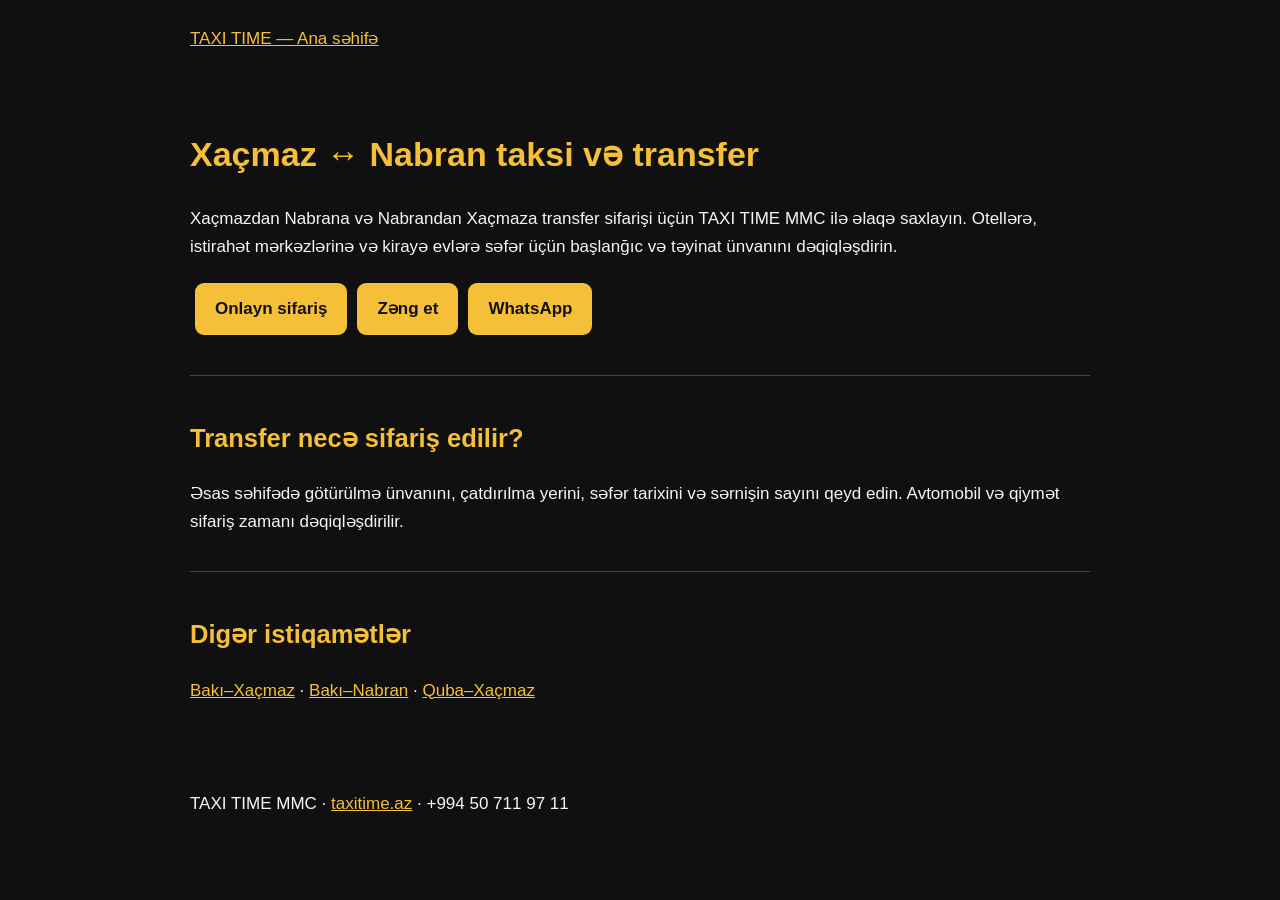
<file: xacmaz-nabran-taksi.html>
<!doctype html>
<html lang="az"><head><meta charset="utf-8"><meta name="viewport" content="width=device-width,initial-scale=1">
<title>Xaçmaz–Nabran Taksi və Transfer | TAXI TIME</title><meta name="description" content="Xaçmazdan Nabrana və Nabrandan Xaçmaza taksi və transfer sifarişi. Otellərə və istirahət mərkəzlərinə TAXI TIME MMC ilə səfər.">
<link rel="canonical" href="https://taxitime.az/xacmaz-nabran-taksi.html"><meta name="robots" content="index,follow,max-image-preview:large">
<meta property="og:type" content="website"><meta property="og:locale" content="az_AZ"><meta property="og:title" content="Xaçmaz–Nabran Taksi və Transfer | TAXI TIME"><meta property="og:description" content="Xaçmaz və Nabran arasında taksi və transfer sifarişi."><meta property="og:url" content="https://taxitime.az/xacmaz-nabran-taksi.html"><meta property="og:image" content="https://taxitime.az/logo.png">
<script type="application/ld+json">{"@context":"https://schema.org","@type":"Service","@id":"https://taxitime.az/xacmaz-nabran-taksi.html#service","name":"Xaçmaz–Nabran taksi və transfer","serviceType":"Şəhərlərarası sərnişin transferi","provider":{"@id":"https://taxitime.az/#taxi-service"},"areaServed":[{"@type":"Place","name":"Xaçmaz"},{"@type":"Place","name":"Nabran"}],"url":"https://taxitime.az/xacmaz-nabran-taksi.html"}</script>
<style>body{margin:0;background:#101010;color:#f5f5f5;font:17px/1.65 Arial,sans-serif}header,main,footer{max-width:900px;margin:auto;padding:25px}a{color:#f5bf37}h1,h2{color:#f5bf37}.cta{display:inline-block;background:#f5bf37;color:#111;padding:12px 20px;border-radius:9px;text-decoration:none;font-weight:bold;margin:5px}section{margin:35px 0;border-top:1px solid #444;padding-top:20px}</style></head>
<body><header><a href="/">TAXI TIME — Ana səhifə</a></header><main><h1>Xaçmaz ↔ Nabran taksi və transfer</h1><p>Xaçmazdan Nabrana və Nabrandan Xaçmaza transfer sifarişi üçün TAXI TIME MMC ilə əlaqə saxlayın. Otellərə, istirahət mərkəzlərinə və kirayə evlərə səfər üçün başlanğıc və təyinat ünvanını dəqiqləşdirin.</p>
<a class="cta" href="/#order">Onlayn sifariş</a><a class="cta" href="tel:+994507119711">Zəng et</a><a class="cta" href="https://wa.me/994507119711">WhatsApp</a>
<section><h2>Transfer necə sifariş edilir?</h2><p>Əsas səhifədə götürülmə ünvanını, çatdırılma yerini, səfər tarixini və sərnişin sayını qeyd edin. Avtomobil və qiymət sifariş zamanı dəqiqləşdirilir.</p></section>
<section><h2>Digər istiqamətlər</h2><p><a href="/baki-xacmaz-taksi.html">Bakı–Xaçmaz</a> · <a href="/baki-nabran-taksi.html">Bakı–Nabran</a> · <a href="/quba-xacmaz-taksi.html">Quba–Xaçmaz</a></p></section>
</main><footer>TAXI TIME MMC · <a href="/">taxitime.az</a> · +994 50 711 97 11</footer></body></html>
</file>
<file: admin.css>
*{box-sizing:border-box}body{margin:0;background:#111;color:#fff;font-family:Arial,sans-serif}.admin-layout{display:flex;min-height:100vh}.sidebar{width:260px;background:#050505;border-right:2px solid #d4af37;padding:28px 18px;position:sticky;top:0;height:100vh}.brand{text-align:center;margin-bottom:30px}.brand h2{color:#d4af37;margin:0 0 8px}.brand p{color:#999;margin:0}.sidebar nav{display:flex;flex-direction:column;gap:10px}.nav-btn{background:#191919;color:#fff;border:1px solid #333;padding:14px;border-radius:10px;text-align:left;cursor:pointer}.nav-btn:hover,.nav-btn.active{background:#d4af37;color:#000}.content{flex:1;padding:28px;min-width:0}.topbar{margin-bottom:25px}.topbar h1{margin:0;color:#d4af37}.topbar small{color:#999}.page{display:none}.page.active-page{display:block}.card{background:#181818;border:1px solid #333;border-radius:16px;padding:22px;margin-bottom:20px}.card h2{margin-top:0;color:#e5c75d}label{display:block;color:#aaa;font-size:12px;margin:0 0 2px 3px}input,select{width:100%;background:#0e0e0e;color:#fff;border:1px solid #444;border-radius:9px;padding:12px;margin:7px 0;font-size:15px}.item{display:grid;grid-template-columns:1fr 1.5fr 1fr auto;gap:9px;align-items:center;background:#101010;border:1px solid #303030;border-radius:12px;padding:10px;margin:10px 0}.tariff-row{display:grid;grid-template-columns:130px 130px 1fr 1fr auto;gap:10px;align-items:end;background:#101010;border:1px solid #333;border-radius:12px;padding:12px;margin:10px 0}.tariff-row input{margin:0}.region-picker,.actions{display:flex;gap:10px;align-items:center;flex-wrap:wrap;margin:14px 0}.region-picker select{flex:1;min-width:220px}.region-picker button,.actions button,.item button,.tariff-row button{width:auto;border:0;border-radius:9px;padding:11px 15px;font-weight:700;cursor:pointer}.save{background:#d4af37;color:#000}.add{background:#287b3c;color:#fff}.delete{background:#a82b2b;color:#fff}.save:hover,.add:hover,.delete:hover{filter:brightness(1.12)}@media(max-width:900px){.admin-layout{display:block}.sidebar{width:100%;height:auto;position:relative;border-right:0;border-bottom:2px solid #d4af37}.sidebar nav{display:grid;grid-template-columns:1fr 1fr}.content{padding:16px}.topbar h1{font-size:22px}.item,.tariff-row{grid-template-columns:1fr}.region-picker{display:grid;grid-template-columns:1fr}.region-picker select{min-width:0}.region-picker button,.tariff-row button{width:100%}}
</file>
